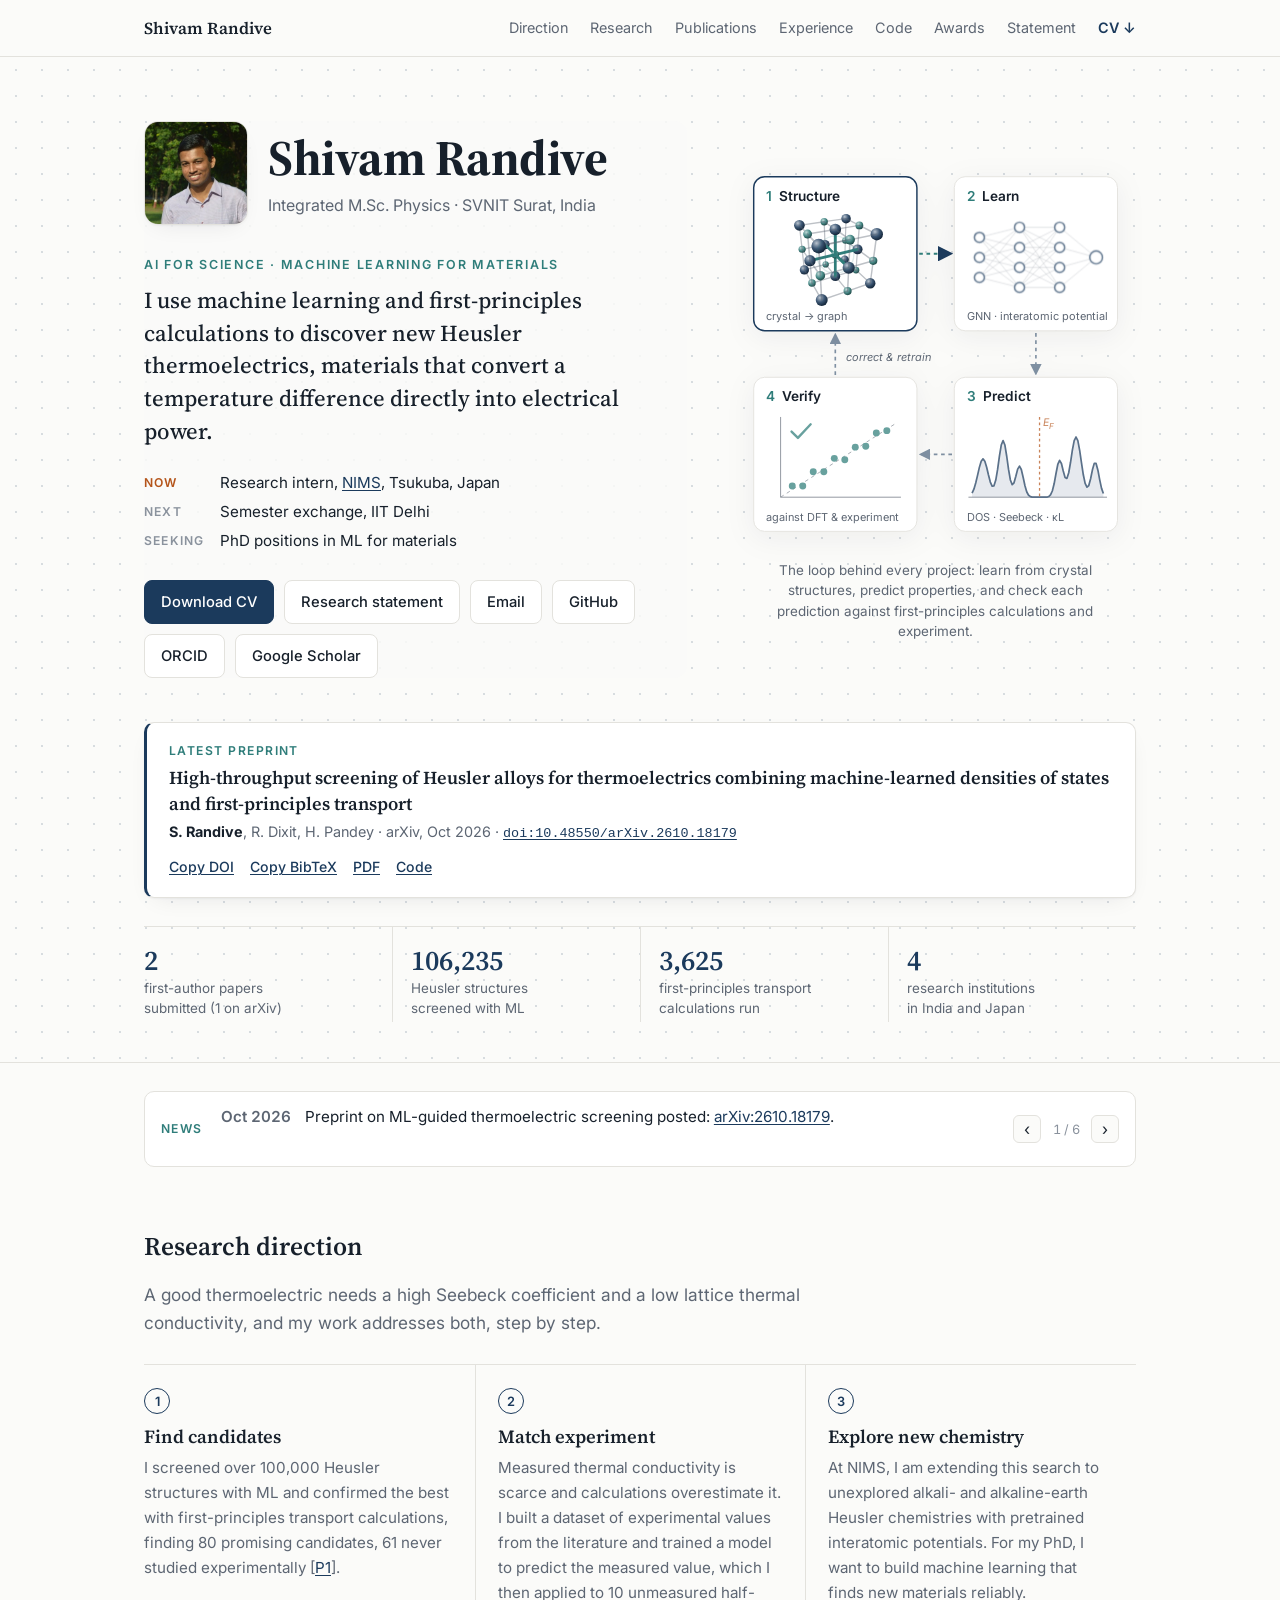
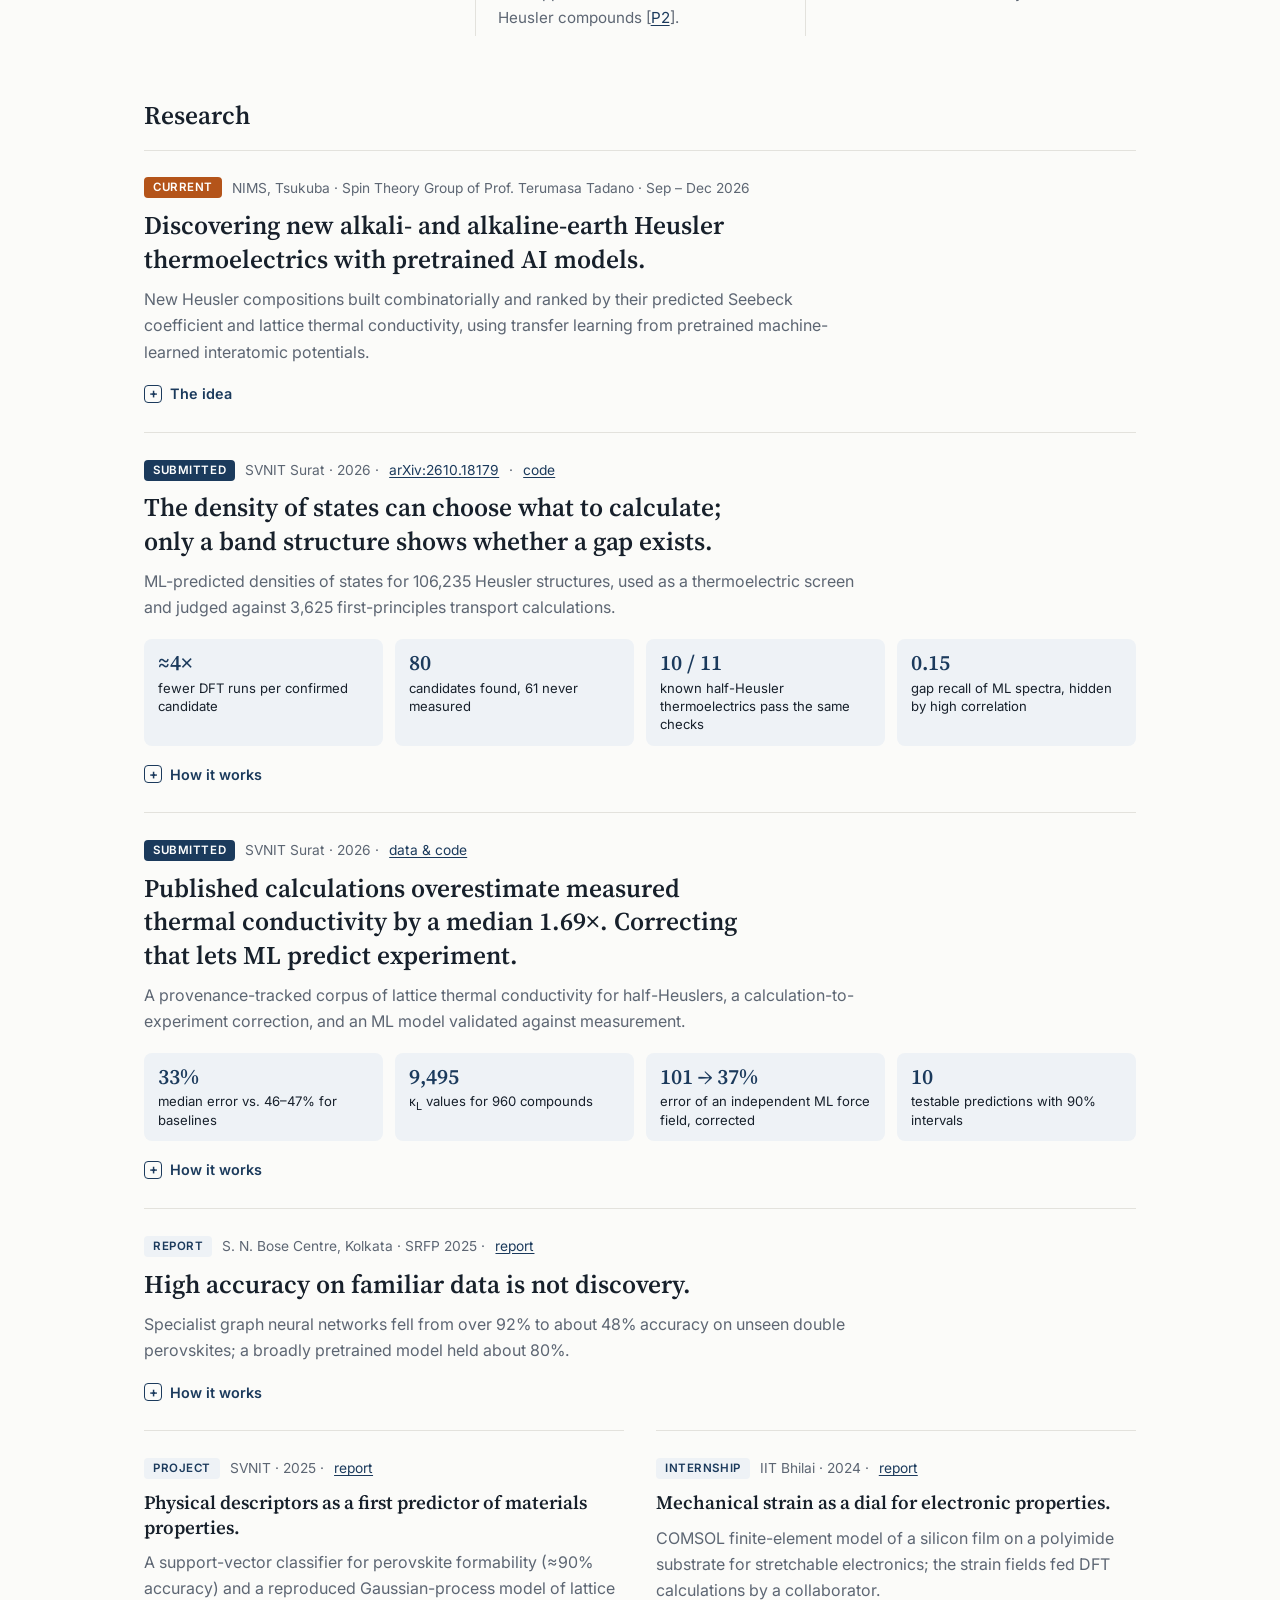
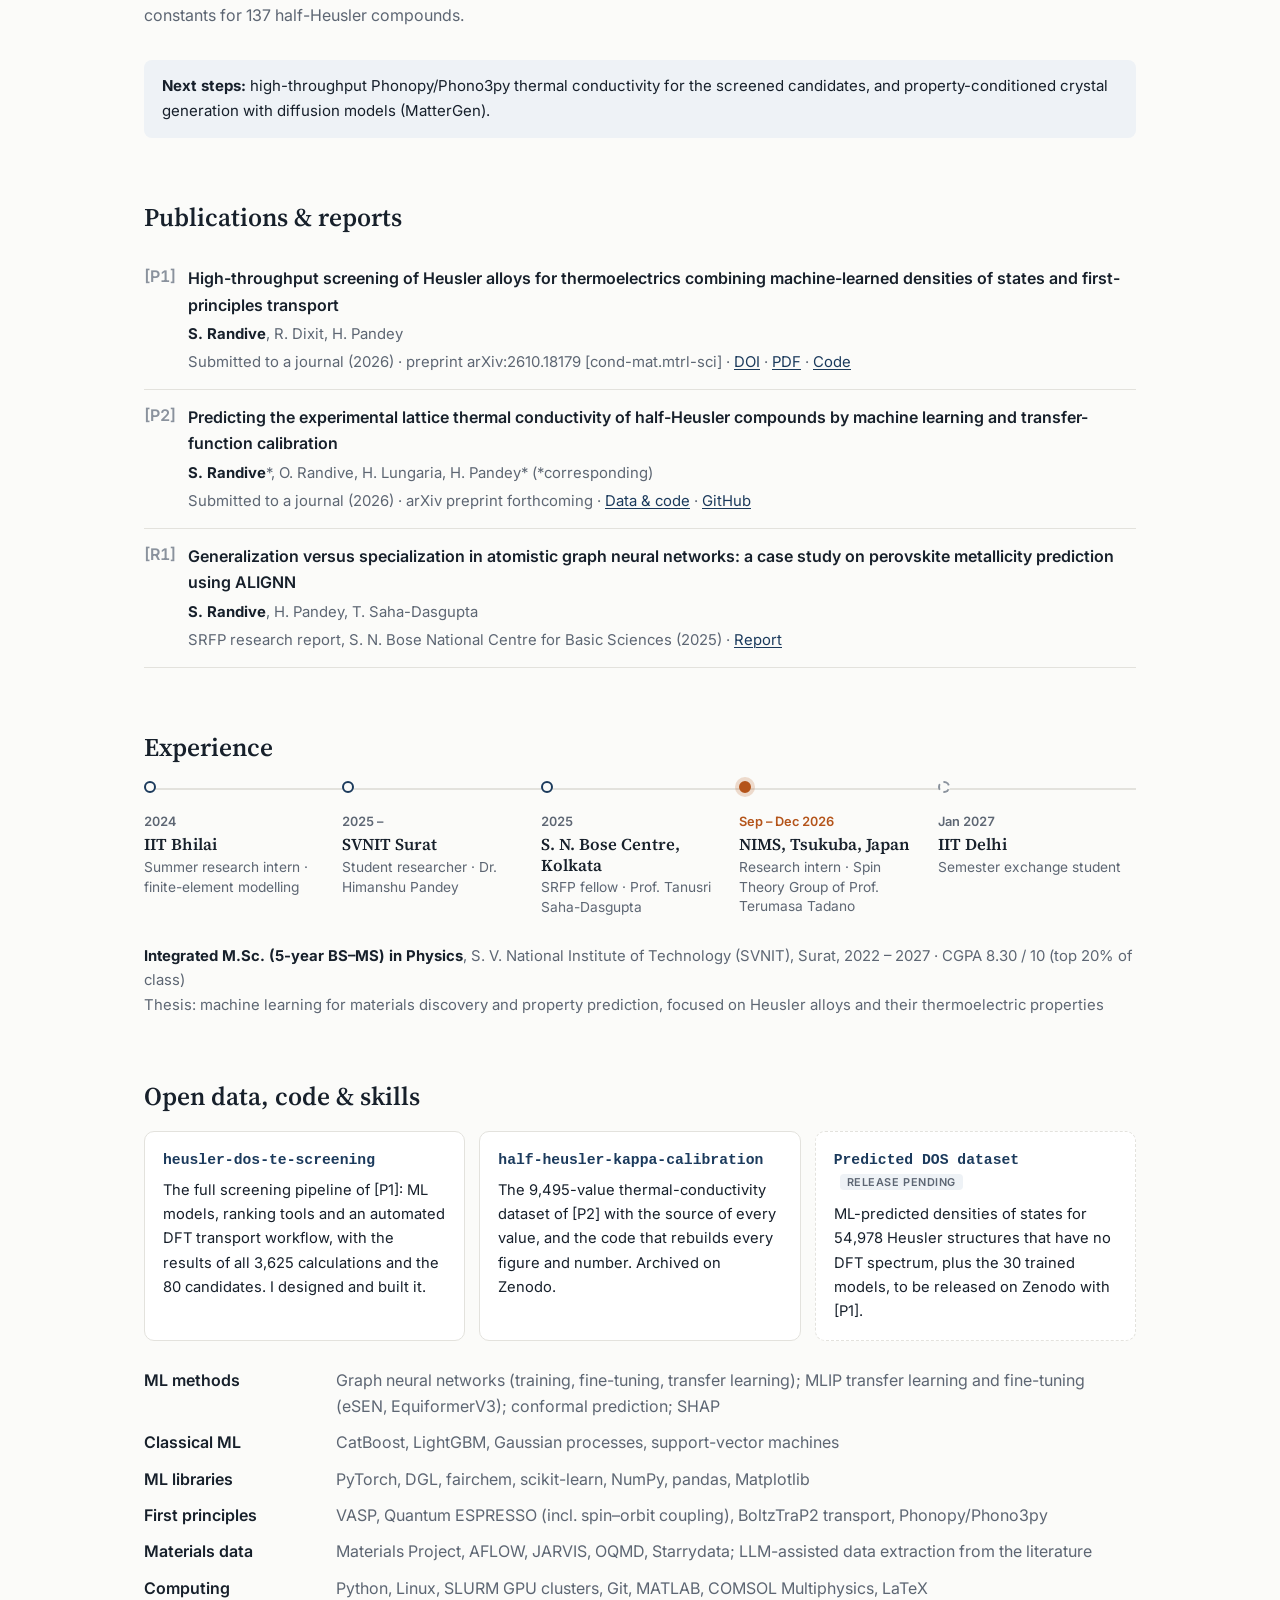
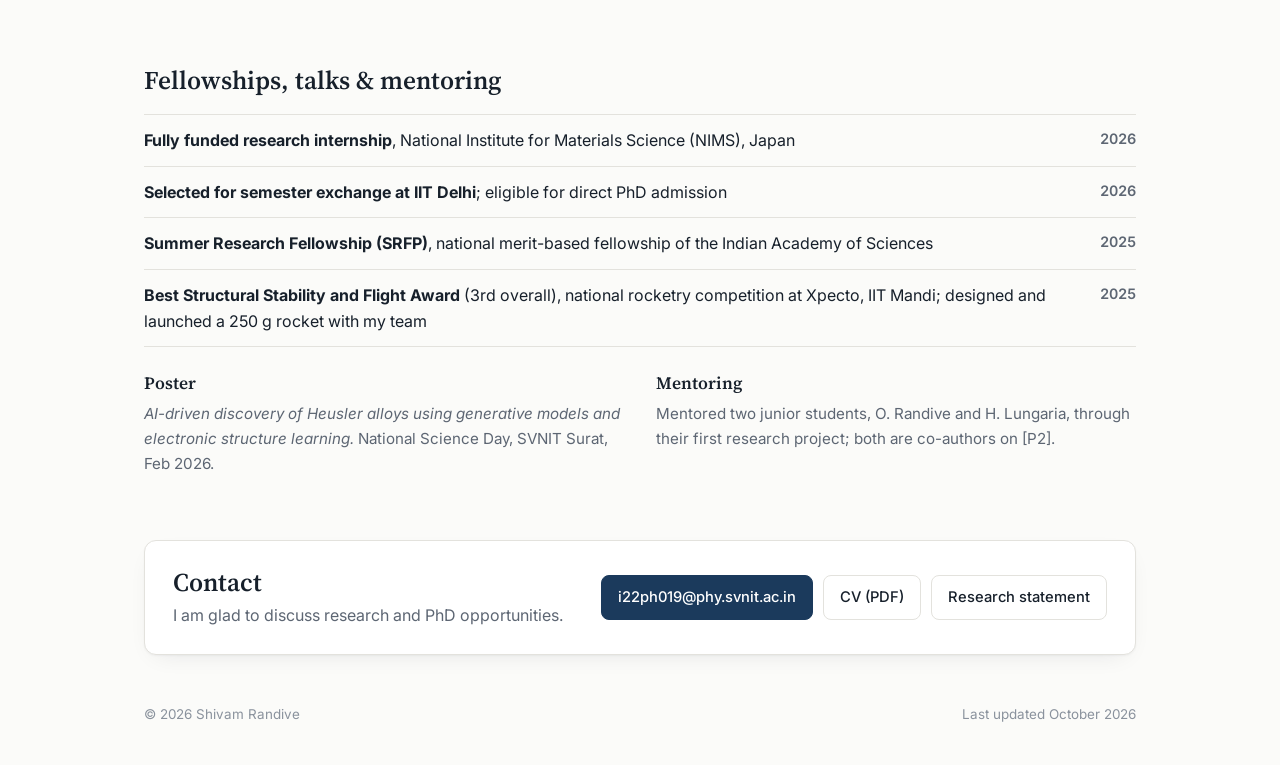
<file: index.html>
<!doctype html>
<html lang="en">
<head>
  <meta charset="utf-8">
  <meta name="viewport" content="width=device-width, initial-scale=1">
  <title>Shivam Randive · Machine Learning for Materials</title>
  <meta name="description" content="Shivam Randive: Integrated M.Sc. Physics student at SVNIT Surat and research intern at NIMS, Tsukuba. Machine learning for materials prediction, tested against first-principles calculations and experiment.">
  <meta name="author" content="Shivam Randive">
  <meta property="og:title" content="Shivam Randive · Machine Learning for Materials">
  <meta property="og:description" content="Graph neural networks, machine-learned interatomic potentials and high-throughput DFT for thermoelectric materials.">
  <meta property="og:type" content="profile">
  <meta property="og:url" content="https://shivamrandive747.github.io/">
  <meta property="og:image" content="https://shivamrandive747.github.io/assets/heusler-screening-overview.png">
  <link rel="icon" href="data:image/svg+xml,%3Csvg xmlns='http://www.w3.org/2000/svg' viewBox='0 0 64 64'%3E%3Crect width='64' height='64' rx='12' fill='%231B3A5C'/%3E%3Ctext x='32' y='42' font-family='Georgia,serif' font-size='28' font-weight='700' fill='white' text-anchor='middle'%3ESR%3C/text%3E%3C/svg%3E">
  <link rel="preconnect" href="https://fonts.googleapis.com">
  <link rel="preconnect" href="https://fonts.gstatic.com" crossorigin>
  <link href="https://fonts.googleapis.com/css2?family=Inter:wght@400;500;600&family=Source+Serif+4:opsz,wght@8..60,500;8..60,600;8..60,700&display=swap" rel="stylesheet">
  <link rel="stylesheet" href="style.css">
  <script type="application/ld+json">
  {
    "@context": "https://schema.org",
    "@type": "Person",
    "name": "Shivam Randive",
    "url": "https://shivamrandive747.github.io/",
    "image": "https://shivamrandive747.github.io/assets/photo.jpg",
    "email": "mailto:i22ph019@phy.svnit.ac.in",
    "affiliation": [
      {"@type": "CollegeOrUniversity", "name": "Sardar Vallabhbhai National Institute of Technology, Surat"},
      {"@type": "ResearchOrganization", "name": "National Institute for Materials Science (NIMS), Tsukuba"}
    ],
    "knowsAbout": ["Machine learning for materials", "Graph neural networks", "Machine-learned interatomic potentials", "Density functional theory", "Thermoelectric materials"],
    "sameAs": ["https://github.com/Shivamrandive747", "https://orcid.org/0009-0005-1403-4484", "https://scholar.google.com/citations?user=g3rGf_MAAAAJ"]
  }
  </script>
</head>
<body>

<header class="nav">
  <div class="wrap nav-inner">
    <a class="brand" href="#top">Shivam Randive</a>
    <nav>
      <a href="#direction">Direction</a>
      <a href="#research">Research</a>
      <a href="#publications">Publications</a>
      <a href="#journey">Experience</a>
      <a href="#skills">Code</a>
      <a href="#awards">Awards</a>
      <a href="statement.html">Statement</a>
      <a href="assets/Shivam_Randive_CV.pdf" class="nav-cv">CV ↓</a>
    </nav>
  </div>
</header>

<main id="top">

  <!-- ============================== HERO ============================== -->
  <section class="hero">
    <div class="wrap hero-grid">
      <div class="hero-text">
        <div class="id">
          <img class="photo" src="assets/photo.jpg" alt="Portrait of Shivam Randive" width="600" height="600">
          <div>
            <h1>Shivam Randive</h1>
            <p class="affil">Integrated M.Sc. Physics · SVNIT Surat, India</p>
          </div>
        </div>

        <p class="kicker">AI for science · machine learning for materials</p>
        <p class="statement">I use machine learning and first-principles calculations to discover new Heusler
          thermoelectrics, materials that convert a temperature difference directly into electrical power.</p>

        <dl class="status">
          <div><dt>Now</dt><dd>Research intern, <a href="https://www.nims.go.jp/eng/">NIMS</a>, Tsukuba, Japan</dd></div>
          <div><dt>Next</dt><dd>Semester exchange, IIT Delhi</dd></div>
          <div><dt>Seeking</dt><dd>PhD positions in ML for materials</dd></div>
        </dl>

        <div class="buttons">
          <a class="btn primary" href="assets/Shivam_Randive_CV.pdf">Download CV</a>
          <a class="btn" href="statement.html">Research statement</a>
          <a class="btn" href="mailto:i22ph019@phy.svnit.ac.in">Email</a>
          <a class="btn" href="https://github.com/Shivamrandive747">GitHub</a>
          <a class="btn" href="https://orcid.org/0009-0005-1403-4484">ORCID</a>
          <a class="btn" href="https://scholar.google.com/citations?user=g3rGf_MAAAAJ">Google Scholar</a>
        </div>
      </div>

      <figure class="loop">
        <svg class="loop-svg" viewBox="0 0 440 430" role="img" aria-labelledby="loop-title"><title id="loop-title">The machine-learning-for-materials loop: crystal structures become graphs, neural networks learn from them, predict properties such as the density of states, Seebeck coefficient and lattice thermal conductivity, and every prediction is verified against DFT and experiment, which corrects and retrains the model.</title><defs><marker id="loop-arrow" viewBox="0 0 10 10" refX="8" refY="5" markerWidth="7" markerHeight="7" orient="auto-start-reverse"><path d="M0,0 L10,5 L0,10 z" style="fill:var(--accent)"/></marker></defs><g transform="translate(20,20)"><rect x=".5" y=".5" width="179" height="169" rx="12" style="fill:var(--surface); stroke:var(--line)"/><text x="14" y="27" style="font-family:var(--sans); font-size:15px; font-weight:600; fill:var(--text)"><tspan style="fill:var(--accent-2)">1</tspan>  Structure</text><text x="14" y="158" style="font-family:var(--sans); font-size:12px; fill:var(--muted)">crystal → graph</text><line x1="30" y1="54" x2="60" y2="54" style="stroke:var(--muted); stroke-width:1; opacity:0.45"/><line x1="30" y1="54" x2="30" y2="80" style="stroke:var(--muted); stroke-width:1; opacity:0.45"/><line x1="30" y1="80" x2="60" y2="80" style="stroke:var(--muted); stroke-width:1; opacity:0.45"/><line x1="30" y1="80" x2="30" y2="106" style="stroke:var(--muted); stroke-width:1; opacity:0.45"/><line x1="30" y1="106" x2="60" y2="106" style="stroke:var(--muted); stroke-width:1; opacity:0.45"/><line x1="30" y1="106" x2="30" y2="132" style="stroke:var(--muted); stroke-width:1; opacity:0.45"/><line x1="30" y1="132" x2="60" y2="132" style="stroke:var(--muted); stroke-width:1; opacity:0.45"/><line x1="60" y1="54" x2="90" y2="54" style="stroke:var(--muted); stroke-width:1; opacity:0.45"/><line x1="60" y1="54" x2="60" y2="80" style="stroke:var(--muted); stroke-width:1; opacity:0.45"/><line x1="60" y1="80" x2="90" y2="80" style="stroke:var(--accent); stroke-width:2.2"/><line x1="60" y1="80" x2="60" y2="106" style="stroke:var(--muted); stroke-width:1; opacity:0.45"/><line x1="60" y1="106" x2="90" y2="106" style="stroke:var(--muted); stroke-width:1; opacity:0.45"/><line x1="60" y1="106" x2="60" y2="132" style="stroke:var(--muted); stroke-width:1; opacity:0.45"/><line x1="60" y1="132" x2="90" y2="132" style="stroke:var(--muted); stroke-width:1; opacity:0.45"/><line x1="90" y1="54" x2="120" y2="54" style="stroke:var(--muted); stroke-width:1; opacity:0.45"/><line x1="90" y1="54" x2="90" y2="80" style="stroke:var(--accent); stroke-width:2.2"/><line x1="90" y1="80" x2="120" y2="80" style="stroke:var(--accent); stroke-width:2.2"/><line x1="90" y1="80" x2="90" y2="106" style="stroke:var(--accent); stroke-width:2.2"/><line x1="90" y1="106" x2="120" y2="106" style="stroke:var(--muted); stroke-width:1; opacity:0.45"/><line x1="90" y1="106" x2="90" y2="132" style="stroke:var(--muted); stroke-width:1; opacity:0.45"/><line x1="90" y1="132" x2="120" y2="132" style="stroke:var(--muted); stroke-width:1; opacity:0.45"/><line x1="120" y1="54" x2="150" y2="54" style="stroke:var(--muted); stroke-width:1; opacity:0.45"/><line x1="120" y1="54" x2="120" y2="80" style="stroke:var(--muted); stroke-width:1; opacity:0.45"/><line x1="120" y1="80" x2="150" y2="80" style="stroke:var(--muted); stroke-width:1; opacity:0.45"/><line x1="120" y1="80" x2="120" y2="106" style="stroke:var(--muted); stroke-width:1; opacity:0.45"/><line x1="120" y1="106" x2="150" y2="106" style="stroke:var(--muted); stroke-width:1; opacity:0.45"/><line x1="120" y1="106" x2="120" y2="132" style="stroke:var(--muted); stroke-width:1; opacity:0.45"/><line x1="120" y1="132" x2="150" y2="132" style="stroke:var(--muted); stroke-width:1; opacity:0.45"/><line x1="150" y1="54" x2="150" y2="80" style="stroke:var(--muted); stroke-width:1; opacity:0.45"/><line x1="150" y1="80" x2="150" y2="106" style="stroke:var(--muted); stroke-width:1; opacity:0.45"/><line x1="150" y1="106" x2="150" y2="132" style="stroke:var(--muted); stroke-width:1; opacity:0.45"/><circle cx="90" cy="80" r="12" style="fill:none; stroke:var(--accent-2); stroke-width:1.5; stroke-dasharray:3 3"/><circle cx="30" cy="54" r="6.5" style="fill:var(--accent)"/><circle cx="30" cy="80" r="4.5" style="fill:var(--accent-2)"/><circle cx="30" cy="106" r="6.5" style="fill:var(--accent)"/><circle cx="30" cy="132" r="4.5" style="fill:var(--accent-2)"/><circle cx="60" cy="54" r="4.5" style="fill:var(--accent-2)"/><circle cx="60" cy="80" r="6.5" style="fill:var(--accent)"/><circle cx="60" cy="106" r="4.5" style="fill:var(--accent-2)"/><circle cx="60" cy="132" r="6.5" style="fill:var(--accent)"/><circle cx="90" cy="54" r="6.5" style="fill:var(--accent)"/><circle cx="90" cy="80" r="4.5" style="fill:var(--accent-2)"/><circle cx="90" cy="106" r="6.5" style="fill:var(--accent)"/><circle cx="90" cy="132" r="4.5" style="fill:var(--accent-2)"/><circle cx="120" cy="54" r="4.5" style="fill:var(--accent-2)"/><circle cx="120" cy="80" r="6.5" style="fill:var(--accent)"/><circle cx="120" cy="106" r="4.5" style="fill:var(--accent-2)"/><circle cx="120" cy="132" r="6.5" style="fill:var(--accent)"/><circle cx="150" cy="54" r="6.5" style="fill:var(--accent)"/><circle cx="150" cy="80" r="4.5" style="fill:var(--accent-2)"/><circle cx="150" cy="106" r="6.5" style="fill:var(--accent)"/><circle cx="150" cy="132" r="4.5" style="fill:var(--accent-2)"/></g><g transform="translate(240,20)"><rect x=".5" y=".5" width="179" height="169" rx="12" style="fill:var(--surface); stroke:var(--line)"/><text x="14" y="27" style="font-family:var(--sans); font-size:15px; font-weight:600; fill:var(--text)"><tspan style="fill:var(--accent-2)">2</tspan>  Learn</text><text x="14" y="158" style="font-family:var(--sans); font-size:12px; fill:var(--muted)">GNN · interatomic potential</text><line x1="26" y1="63" x2="70" y2="53" style="stroke:var(--muted); stroke-width:1; opacity:0.3"/><line x1="26" y1="63" x2="70" y2="73" style="stroke:var(--muted); stroke-width:1; opacity:0.3"/><line x1="26" y1="63" x2="70" y2="93" style="stroke:var(--muted); stroke-width:1; opacity:0.3"/><line x1="26" y1="63" x2="70" y2="113" style="stroke:var(--muted); stroke-width:1; opacity:0.3"/><line x1="26" y1="63" x2="70" y2="133" style="stroke:var(--muted); stroke-width:1; opacity:0.3"/><line x1="26" y1="83" x2="70" y2="53" style="stroke:var(--muted); stroke-width:1; opacity:0.3"/><line x1="26" y1="83" x2="70" y2="73" style="stroke:var(--muted); stroke-width:1; opacity:0.3"/><line x1="26" y1="83" x2="70" y2="93" style="stroke:var(--muted); stroke-width:1; opacity:0.3"/><line class="pulse" x1="26" y1="83" x2="70" y2="93" style="stroke:var(--accent); stroke-width:2"/><line x1="26" y1="83" x2="70" y2="113" style="stroke:var(--muted); stroke-width:1; opacity:0.3"/><line x1="26" y1="83" x2="70" y2="133" style="stroke:var(--muted); stroke-width:1; opacity:0.3"/><line x1="26" y1="103" x2="70" y2="53" style="stroke:var(--muted); stroke-width:1; opacity:0.3"/><line x1="26" y1="103" x2="70" y2="73" style="stroke:var(--muted); stroke-width:1; opacity:0.3"/><line x1="26" y1="103" x2="70" y2="93" style="stroke:var(--muted); stroke-width:1; opacity:0.3"/><line x1="26" y1="103" x2="70" y2="113" style="stroke:var(--muted); stroke-width:1; opacity:0.3"/><line x1="26" y1="103" x2="70" y2="133" style="stroke:var(--muted); stroke-width:1; opacity:0.3"/><line x1="26" y1="123" x2="70" y2="53" style="stroke:var(--muted); stroke-width:1; opacity:0.3"/><line x1="26" y1="123" x2="70" y2="73" style="stroke:var(--muted); stroke-width:1; opacity:0.3"/><line x1="26" y1="123" x2="70" y2="93" style="stroke:var(--muted); stroke-width:1; opacity:0.3"/><line x1="26" y1="123" x2="70" y2="113" style="stroke:var(--muted); stroke-width:1; opacity:0.3"/><line class="pulse" x1="26" y1="123" x2="70" y2="113" style="stroke:var(--accent); stroke-width:2"/><line x1="26" y1="123" x2="70" y2="133" style="stroke:var(--muted); stroke-width:1; opacity:0.3"/><line x1="70" y1="53" x2="114" y2="63" style="stroke:var(--muted); stroke-width:1; opacity:0.3"/><line x1="70" y1="53" x2="114" y2="83" style="stroke:var(--muted); stroke-width:1; opacity:0.3"/><line x1="70" y1="53" x2="114" y2="103" style="stroke:var(--muted); stroke-width:1; opacity:0.3"/><line x1="70" y1="53" x2="114" y2="123" style="stroke:var(--muted); stroke-width:1; opacity:0.3"/><line x1="70" y1="73" x2="114" y2="63" style="stroke:var(--muted); stroke-width:1; opacity:0.3"/><line x1="70" y1="73" x2="114" y2="83" style="stroke:var(--muted); stroke-width:1; opacity:0.3"/><line x1="70" y1="73" x2="114" y2="103" style="stroke:var(--muted); stroke-width:1; opacity:0.3"/><line x1="70" y1="73" x2="114" y2="123" style="stroke:var(--muted); stroke-width:1; opacity:0.3"/><line x1="70" y1="93" x2="114" y2="63" style="stroke:var(--muted); stroke-width:1; opacity:0.3"/><line x1="70" y1="93" x2="114" y2="83" style="stroke:var(--muted); stroke-width:1; opacity:0.3"/><line class="pulse" x1="70" y1="93" x2="114" y2="83" style="stroke:var(--accent); stroke-width:2"/><line x1="70" y1="93" x2="114" y2="103" style="stroke:var(--muted); stroke-width:1; opacity:0.3"/><line x1="70" y1="93" x2="114" y2="123" style="stroke:var(--muted); stroke-width:1; opacity:0.3"/><line x1="70" y1="113" x2="114" y2="63" style="stroke:var(--muted); stroke-width:1; opacity:0.3"/><line x1="70" y1="113" x2="114" y2="83" style="stroke:var(--muted); stroke-width:1; opacity:0.3"/><line x1="70" y1="113" x2="114" y2="103" style="stroke:var(--muted); stroke-width:1; opacity:0.3"/><line x1="70" y1="113" x2="114" y2="123" style="stroke:var(--muted); stroke-width:1; opacity:0.3"/><line x1="70" y1="133" x2="114" y2="63" style="stroke:var(--muted); stroke-width:1; opacity:0.3"/><line x1="70" y1="133" x2="114" y2="83" style="stroke:var(--muted); stroke-width:1; opacity:0.3"/><line x1="70" y1="133" x2="114" y2="103" style="stroke:var(--muted); stroke-width:1; opacity:0.3"/><line x1="70" y1="133" x2="114" y2="123" style="stroke:var(--muted); stroke-width:1; opacity:0.3"/><line class="pulse" x1="70" y1="133" x2="114" y2="123" style="stroke:var(--accent); stroke-width:2"/><line x1="114" y1="63" x2="156" y2="93" style="stroke:var(--muted); stroke-width:1; opacity:0.3"/><line class="pulse" x1="114" y1="63" x2="156" y2="93" style="stroke:var(--accent); stroke-width:2"/><line x1="114" y1="83" x2="156" y2="93" style="stroke:var(--muted); stroke-width:1; opacity:0.3"/><line x1="114" y1="103" x2="156" y2="93" style="stroke:var(--muted); stroke-width:1; opacity:0.3"/><line x1="114" y1="123" x2="156" y2="93" style="stroke:var(--muted); stroke-width:1; opacity:0.3"/><circle cx="26" cy="63" r="5.5" style="fill:var(--surface); stroke:var(--accent); stroke-width:1.6"/><circle cx="26" cy="83" r="5.5" style="fill:var(--surface); stroke:var(--accent); stroke-width:1.6"/><circle cx="26" cy="103" r="5.5" style="fill:var(--surface); stroke:var(--accent); stroke-width:1.6"/><circle cx="26" cy="123" r="5.5" style="fill:var(--surface); stroke:var(--accent); stroke-width:1.6"/><circle cx="70" cy="53" r="5.5" style="fill:var(--surface); stroke:var(--accent); stroke-width:1.6"/><circle cx="70" cy="73" r="5.5" style="fill:var(--surface); stroke:var(--accent); stroke-width:1.6"/><circle cx="70" cy="93" r="5.5" style="fill:var(--surface); stroke:var(--accent); stroke-width:1.6"/><circle cx="70" cy="113" r="5.5" style="fill:var(--surface); stroke:var(--accent); stroke-width:1.6"/><circle cx="70" cy="133" r="5.5" style="fill:var(--surface); stroke:var(--accent); stroke-width:1.6"/><circle cx="114" cy="63" r="5.5" style="fill:var(--surface); stroke:var(--accent); stroke-width:1.6"/><circle cx="114" cy="83" r="5.5" style="fill:var(--surface); stroke:var(--accent); stroke-width:1.6"/><circle cx="114" cy="103" r="5.5" style="fill:var(--surface); stroke:var(--accent); stroke-width:1.6"/><circle cx="114" cy="123" r="5.5" style="fill:var(--surface); stroke:var(--accent); stroke-width:1.6"/><circle cx="156" cy="93" r="7" style="fill:var(--accent); stroke:var(--accent); stroke-width:1.6"/></g><g transform="translate(240,240)"><rect x=".5" y=".5" width="179" height="169" rx="12" style="fill:var(--surface); stroke:var(--line)"/><text x="14" y="27" style="font-family:var(--sans); font-size:15px; font-weight:600; fill:var(--text)"><tspan style="fill:var(--accent-2)">3</tspan>  Predict</text><text x="14" y="158" style="font-family:var(--sans); font-size:12px; fill:var(--muted)">DOS · Seebeck · κL</text><path d="M20,127.6 L22,123.2 L24,116.5 L26,108.1 L28,99.3 L30,92.5 L32,90.0 L34,92.5 L36,99.2 L38,107.7 L40,115.4 L42,119.9 L44,119.5 L46,113.2 L48,101.5 L50,87.0 L52,74.8 L54,70.0 L56,74.8 L58,87.1 L60,101.6 L62,113.1 L64,118.2 L66,116.2 L68,109.1 L70,101.2 L72,97.9 L74,101.6 L76,110.2 L78,119.5 L80,126.3 L82,129.9 L84,131.4 L86,132.0 L88,132.0 L90,132.0 L92,132.0 L94,132.0 L96,132.0 L98,132.0 L100,132.0 L102,132.0 L104,131.3 L106,129.5 L108,125.2 L110,117.3 L112,106.3 L114,96.1 L116,91.6 L118,95.0 L120,103.3 L122,110.3 L124,111.4 L126,105.2 L128,93.7 L130,80.4 L132,70.0 L134,66.0 L136,70.0 L138,80.6 L140,94.3 L142,107.4 L144,116.8 L146,121.0 L148,119.2 L150,111.8 L152,102.0 L154,94.9 L156,95.0 L158,102.4 L160,113.0 L162,122.3 L164,128.0 L164,132 L20,132 Z" style="fill:var(--accent); opacity:0.14"/><path d="M20,127.6 L22,123.2 L24,116.5 L26,108.1 L28,99.3 L30,92.5 L32,90.0 L34,92.5 L36,99.2 L38,107.7 L40,115.4 L42,119.9 L44,119.5 L46,113.2 L48,101.5 L50,87.0 L52,74.8 L54,70.0 L56,74.8 L58,87.1 L60,101.6 L62,113.1 L64,118.2 L66,116.2 L68,109.1 L70,101.2 L72,97.9 L74,101.6 L76,110.2 L78,119.5 L80,126.3 L82,129.9 L84,131.4 L86,132.0 L88,132.0 L90,132.0 L92,132.0 L94,132.0 L96,132.0 L98,132.0 L100,132.0 L102,132.0 L104,131.3 L106,129.5 L108,125.2 L110,117.3 L112,106.3 L114,96.1 L116,91.6 L118,95.0 L120,103.3 L122,110.3 L124,111.4 L126,105.2 L128,93.7 L130,80.4 L132,70.0 L134,66.0 L136,70.0 L138,80.6 L140,94.3 L142,107.4 L144,116.8 L146,121.0 L148,119.2 L150,111.8 L152,102.0 L154,94.9 L156,95.0 L158,102.4 L160,113.0 L162,122.3 L164,128.0" style="fill:none; stroke:var(--accent); stroke-width:1.8; stroke-linejoin:round"/><line x1="16" y1="132" x2="168" y2="132" style="stroke:var(--muted); stroke-width:1"/><line x1="94" y1="46" x2="94" y2="132" style="stroke:var(--now); stroke-width:1.4; stroke-dasharray:3 3"/><text x="98" y="56" style="fill:var(--now); font-family:var(--sans); font-size:11.5px; font-style:italic">E<tspan dy="3" style="font-size:9px">F</tspan></text></g><g transform="translate(20,240)"><rect x=".5" y=".5" width="179" height="169" rx="12" style="fill:var(--surface); stroke:var(--line)"/><text x="14" y="27" style="font-family:var(--sans); font-size:15px; font-weight:600; fill:var(--text)"><tspan style="fill:var(--accent-2)">4</tspan>  Verify</text><text x="14" y="158" style="font-family:var(--sans); font-size:12px; fill:var(--muted)">against DFT &amp; experiment</text><path d="M30,46 L30,132 L162,132" style="fill:none; stroke:var(--muted); stroke-width:1"/><line x1="30" y1="132" x2="158" y2="50" style="stroke:var(--muted); stroke-width:1; stroke-dasharray:4 4; opacity:0.8"/><circle cx="42.8" cy="119.7" r="3.8" style="fill:var(--accent-2); opacity:0.9"/><circle cx="53.0" cy="120.5" r="3.8" style="fill:var(--accent-2); opacity:0.9"/><circle cx="64.6" cy="104.9" r="3.8" style="fill:var(--accent-2); opacity:0.9"/><circle cx="74.8" cy="104.9" r="3.8" style="fill:var(--accent-2); opacity:0.9"/><circle cx="83.8" cy="91.8" r="3.8" style="fill:var(--accent-2); opacity:0.9"/><circle cx="94.0" cy="95.1" r="3.8" style="fill:var(--accent-2); opacity:0.9"/><circle cx="103.0" cy="82.8" r="3.8" style="fill:var(--accent-2); opacity:0.9"/><circle cx="111.9" cy="84.4" r="3.8" style="fill:var(--accent-2); opacity:0.9"/><circle cx="122.2" cy="69.7" r="3.8" style="fill:var(--accent-2); opacity:0.9"/><circle cx="132.4" cy="68.9" r="3.8" style="fill:var(--accent-2); opacity:0.9"/><circle cx="142.6" cy="55.7" r="3.8" style="fill:var(--accent-2); opacity:0.9"/><circle cx="150.3" cy="56.6" r="3.8" style="fill:var(--accent-2); opacity:0.9"/></g><path class="flow" d="M202,105 L236,105" style="fill:none; stroke:var(--accent); stroke-width:1.8" marker-end="url(#loop-arrow)"/><path class="flow" d="M330,192 L330,236" style="fill:none; stroke:var(--accent); stroke-width:1.8" marker-end="url(#loop-arrow)"/><path class="flow" d="M238,325 L204,325" style="fill:none; stroke:var(--accent); stroke-width:1.8" marker-end="url(#loop-arrow)"/><path class="flow" d="M110,238 L110,194" style="fill:none; stroke:var(--accent); stroke-width:1.8" marker-end="url(#loop-arrow)"/><text x="122" y="223" style="font-family:var(--sans); font-size:12px; font-style:italic; fill:var(--muted)">correct &amp; retrain</text></svg>
        <figcaption>The loop behind every project: learn from crystal structures, predict properties, and
          check each prediction against first-principles calculations and experiment.</figcaption>
      </figure>
    </div>

    <!-- latest preprint -->
    <div class="wrap">
      <div class="latest">
        <span class="latest-label">Latest preprint</span>
        <a class="latest-title" href="https://doi.org/10.48550/arXiv.2610.18179">High-throughput screening of Heusler alloys
          for thermoelectrics combining machine-learned densities of states and first-principles transport</a>
        <span class="latest-meta"><b>S. Randive</b>, R. Dixit, H. Pandey · arXiv, Oct 2026 ·
          <a class="doi" href="https://doi.org/10.48550/arXiv.2610.18179">doi:10.48550/arXiv.2610.18179</a></span>
        <span class="latest-actions">
          <button type="button" class="link-btn" data-copy="doi">Copy DOI</button>
          <button type="button" class="link-btn" data-copy="bibtex">Copy BibTeX</button>
          <a href="https://arxiv.org/pdf/2610.18179">PDF</a>
          <a href="https://github.com/yednaph/heusler-dos-te-screening">Code</a>
          <span class="copied" role="status" aria-live="polite"></span>
        </span>
      </div>

      <div class="figures">
        <div><b>2</b><span>first-author papers<br>submitted (1 on arXiv)</span></div>
        <div><b>106,235</b><span>Heusler structures<br>screened with ML</span></div>
        <div><b>3,625</b><span>first-principles transport<br>calculations run</span></div>
        <div><b>4</b><span>research institutions<br>in India and Japan</span></div>
      </div>
    </div>
  </section>

  <!-- ============================== NEWS ============================== -->
  <section class="wrap section news-section" id="news" aria-label="News">
    <div class="news">
      <span class="news-label">News</span>
      <div class="carousel" aria-roledescription="carousel" aria-live="off">
        <div class="track">
          <p class="slide"><time>Oct 2026</time>Preprint on ML-guided thermoelectric screening posted:
            <a href="https://doi.org/10.48550/arXiv.2610.18179">arXiv:2610.18179</a>.</p>
          <p class="slide"><time>Oct 2026</time>Code and data for the thermal-conductivity calibration paper released on
            <a href="https://doi.org/10.5281/zenodo.23333947">Zenodo</a>.</p>
          <p class="slide"><time>Sep 2026</time>Started a fully funded research internship in the Spin Theory Group of
            Prof. Terumasa Tadano at NIMS, Tsukuba.</p>
          <p class="slide"><time>Jan 2027</time>Selected for a semester exchange at IIT Delhi (upcoming).</p>
          <p class="slide"><time>Feb 2026</time>Poster on AI-driven discovery of Heusler alloys at National Science Day,
            SVNIT Surat.</p>
          <p class="slide"><time>2025</time>Awarded the IASc Summer Research Fellowship (SRFP) at the S. N. Bose
            National Centre for Basic Sciences, Kolkata.</p>
        </div>
      </div>
      <div class="news-nav">
        <button type="button" class="arrow" data-dir="-1" aria-label="Previous news item">‹</button>
        <span class="news-count" aria-hidden="true">1 / 6</span>
        <button type="button" class="arrow" data-dir="1" aria-label="Next news item">›</button>
      </div>
    </div>
  </section>

  <!-- ============================== DIRECTION ============================== -->
  <section class="wrap section" id="direction">
    <h2>Research direction</h2>
    <p class="lead">A good thermoelectric needs a high Seebeck coefficient and a low lattice thermal
      conductivity, and my work addresses both, step by step.</p>
    <ol class="themes">
      <li>
        <span class="theme-n">1</span>
        <h3>Find candidates</h3>
        <p>I screened over 100,000 Heusler structures with ML and confirmed the best with first-principles
          transport calculations, finding 80 promising candidates, 61 never studied experimentally
          [<a href="#publications">P1</a>].</p>
      </li>
      <li>
        <span class="theme-n">2</span>
        <h3>Match experiment</h3>
        <p>Measured thermal conductivity is scarce and calculations overestimate it. I built a dataset of
          experimental values from the literature and trained a model to predict the measured value, which I then
          applied to 10 unmeasured half-Heusler compounds [<a href="#publications">P2</a>].</p>
      </li>
      <li>
        <span class="theme-n">3</span>
        <h3>Explore new chemistry</h3>
        <p>At NIMS, I am extending this search to unexplored alkali- and alkaline-earth Heusler chemistries with
          pretrained interatomic potentials. For my PhD, I want to build machine learning that finds new
          materials reliably.</p>
      </li>
    </ol>
  </section>

  <!-- ============================== RESEARCH ============================== -->
  <section class="wrap section" id="research">
    <h2>Research</h2>

    <!-- NIMS: direction only -->
    <article class="project">
      <p class="project-meta"><span class="tag current">Current</span>NIMS, Tsukuba · Spin Theory Group of Prof. Terumasa Tadano · Sep – Dec 2026</p>
      <h3 class="headline">Discovering new alkali- and alkaline-earth Heusler thermoelectrics with pretrained AI models.</h3>
      <p class="summary">New Heusler compositions built combinatorially and ranked by their predicted Seebeck
        coefficient and lattice thermal conductivity, using transfer learning from pretrained machine-learned
        interatomic potentials.</p>
      <details>
        <summary>The idea</summary>
        <ul>
          <li>Universal machine-learned interatomic potentials (MLIPs) are pretrained on over a hundred million DFT calculations to predict
            energies and forces; to do that, their inner layers must already encode each atom's chemical
            environment.</li>
          <li>The approach: apply frozen transfer learning to these MLIPs on phonon force data, and predict
            lattice thermal conductivity through a Phonopy and Phono3py pipeline.</li>
          <li>Two architectures: eSEN (equivariant convolution) and EquiformerV3 (equivariant attention).</li>
        </ul>
        <p class="note">Work in progress.</p>
      </details>
    </article>

    <!-- Paper 1 -->
    <article class="project">
      <p class="project-meta"><span class="tag">Submitted</span>SVNIT Surat · 2026 ·
        <a href="https://doi.org/10.48550/arXiv.2610.18179">arXiv:2610.18179</a> ·
        <a href="https://github.com/yednaph/heusler-dos-te-screening">code</a></p>
      <h3 class="headline">The density of states can choose what to calculate; only a band structure shows whether a
        gap exists.</h3>
      <p class="summary">ML-predicted densities of states for 106,235 Heusler structures, used as a thermoelectric
        screen and judged against 3,625 first-principles transport calculations.</p>
      <div class="numbers">
        <div><b>≈4×</b><span>fewer DFT runs per confirmed candidate</span></div>
        <div><b>80</b><span>candidates found, 61 never measured</span></div>
        <div><b>10 / 11</b><span>known half-Heusler thermoelectrics pass the same checks</span></div>
        <div><b>0.15</b><span>gap recall of ML spectra, hidden by high correlation</span></div>
      </div>
      <details>
        <summary>How it works</summary>
        <figure class="paper-fig">
          <img src="assets/heusler-screening-overview.png" width="1191" height="690" loading="lazy"
               alt="Workflow: 106,235 DXMag Heusler entries split into a 51,257-entry training set with DFT densities of states and a 54,978-entry prediction set whose densities of states are predicted by ALIGNN.">
          <figcaption>Fig. 1 of the preprint: DFT spectra train the models, which predict spectra for the structures
            that have none; both sets go through the same screen and the same transport checks.</figcaption>
        </figure>
        <ul>
          <li>Trained 30 ALIGNN graph neural networks on 51,257 DFT d-orbital spectra (H100 GPUs); held-out Pearson
            <i>r</i> = 0.90 against 0.49–0.61 for baselines.</li>
          <li>A Seebeck indicator read from the spectrum ranks the compounds; Quantum ESPRESSO + BoltzTraP2
            calculations, including 607 spin–orbit reruns, decide which pass.</li>
          <li>Calculating only the top fifth by the indicator cuts DFT runs per confirmed candidate from about 21 to
            5.5, while keeping three quarters of them.</li>
          <li>Wrote the whole first-principles workflow, including a BoltzTraP2 patch for spin–orbit runs.</li>
        </ul>
      </details>
    </article>

    <!-- Paper 2 -->
    <article class="project">
      <p class="project-meta"><span class="tag">Submitted</span>SVNIT Surat · 2026 ·
        <a href="https://doi.org/10.5281/zenodo.23333947">data &amp; code</a></p>
      <h3 class="headline">Published calculations overestimate measured thermal conductivity by a median 1.69×.
        Correcting that lets ML predict experiment.</h3>
      <p class="summary">A provenance-tracked corpus of lattice thermal conductivity for half-Heuslers, a
        calculation-to-experiment correction, and an ML model validated against measurement.</p>
      <div class="numbers">
        <div><b>33%</b><span>median error vs. 46–47% for baselines</span></div>
        <div><b>9,495</b><span>κ<sub>L</sub> values for 960 compounds</span></div>
        <div><b>101 → 37%</b><span>error of an independent ML force field, corrected</span></div>
        <div><b>10</b><span>testable predictions with 90% intervals</span></div>
      </div>
      <details>
        <summary>How it works</summary>
        <ul>
          <li>Built the corpus from five databases and the literature, including 1,178 multimodal-LLM (Gemini 2.5)
            extractions, each gated by physical checks.</li>
          <li>Showed that published calculations exceed measurement in 29 of 34 half-Heuslers; a two-parameter
            transfer function corrects it.</li>
          <li>CatBoost surrogate plus correction, validated with each chemistry withheld from training, for cubic
            18-electron compounds; the typical error matches the spread between two laboratories.</li>
        </ul>
      </details>
    </article>

    <!-- SRFP -->
    <article class="project">
      <p class="project-meta"><span class="tag muted">Report</span>S. N. Bose Centre, Kolkata · SRFP 2025 ·
        <a href="https://drive.google.com/file/d/1dD-fT1N9dyx78ICVK90nR-8M5JnDo-rm/view?usp=sharing">report</a></p>
      <h3 class="headline">High accuracy on familiar data is not discovery.</h3>
      <p class="summary">Specialist graph neural networks fell from over 92% to about 48% accuracy on unseen double
        perovskites; a broadly pretrained model held about 80%.</p>
      <details>
        <summary>How it works</summary>
        <ul>
          <li>Built an end-to-end ALIGNN pipeline, from CIF files to atom and line graphs to training and inference.</li>
          <li>Compared a pretrained general model with two specialists on metallicity classification of an
            out-of-distribution set; traced the gap to the breadth of training data.</li>
          <li>Supervised by Prof. Tanusri Saha-Dasgupta.</li>
        </ul>
      </details>
    </article>

    <div class="project-pair">
      <article class="project">
        <p class="project-meta"><span class="tag muted">Project</span>SVNIT · 2025 ·
          <a href="https://drive.google.com/file/d/1rd77ryVKYCl4dzaDe2QpezefqtLPjPC3/view?usp=sharing">report</a></p>
        <h3 class="headline small">Physical descriptors as a first predictor of materials properties.</h3>
        <p class="summary">A support-vector classifier for perovskite formability (≈90% accuracy) and a reproduced
          Gaussian-process model of lattice constants for 137 half-Heusler compounds.</p>
      </article>
      <article class="project">
        <p class="project-meta"><span class="tag muted">Internship</span>IIT Bhilai · 2024 ·
          <a href="https://drive.google.com/file/d/1M_lOCsnlSuaVTfAMZrHsLm-JbuOtV_dY/view?usp=sharing">report</a></p>
        <h3 class="headline small">Mechanical strain as a dial for electronic properties.</h3>
        <p class="summary">COMSOL finite-element model of a silicon film on a polyimide substrate for stretchable
          electronics; the strain fields fed DFT calculations by a collaborator.</p>
      </article>
    </div>

    <p class="next"><b>Next steps:</b> high-throughput Phonopy/Phono3py thermal conductivity for the screened
      candidates, and property-conditioned crystal generation with diffusion models (MatterGen).</p>
  </section>

  <!-- ============================== PUBLICATIONS ============================== -->
  <section class="wrap section" id="publications">
    <h2>Publications &amp; reports</h2>
    <ol class="pubs">
      <li>
        <span class="pub-id">[P1]</span>
        <p class="pub-title">High-throughput screening of Heusler alloys for thermoelectrics combining machine-learned
          densities of states and first-principles transport</p>
        <p class="pub-authors"><b>S. Randive</b>, R. Dixit, H. Pandey</p>
        <p class="pub-venue">Submitted to a journal (2026) · preprint arXiv:2610.18179 [cond-mat.mtrl-sci] ·
          <a href="https://doi.org/10.48550/arXiv.2610.18179">DOI</a> ·
          <a href="https://arxiv.org/pdf/2610.18179">PDF</a> ·
          <a href="https://github.com/yednaph/heusler-dos-te-screening">Code</a></p>
      </li>
      <li>
        <span class="pub-id">[P2]</span>
        <p class="pub-title">Predicting the experimental lattice thermal conductivity of half-Heusler compounds by
          machine learning and transfer-function calibration</p>
        <p class="pub-authors"><b>S. Randive</b>*, O. Randive, H. Lungaria, H. Pandey* <span class="muted">(*corresponding)</span></p>
        <p class="pub-venue">Submitted to a journal (2026) · arXiv preprint forthcoming ·
          <a href="https://doi.org/10.5281/zenodo.23333947">Data &amp; code</a> ·
          <a href="https://github.com/Shivamrandive747/half-heusler-kappa-calibration">GitHub</a></p>
      </li>
      <li>
        <span class="pub-id">[R1]</span>
        <p class="pub-title">Generalization versus specialization in atomistic graph neural networks: a case study on
          perovskite metallicity prediction using ALIGNN</p>
        <p class="pub-authors"><b>S. Randive</b>, H. Pandey, T. Saha-Dasgupta</p>
        <p class="pub-venue">SRFP research report, S. N. Bose National Centre for Basic Sciences (2025) ·
          <a href="https://drive.google.com/file/d/1dD-fT1N9dyx78ICVK90nR-8M5JnDo-rm/view?usp=sharing">Report</a></p>
      </li>
    </ol>
  </section>

  <!-- ============================== EXPERIENCE ============================== -->
  <section class="wrap section" id="journey">
    <h2>Experience</h2>
    <ol class="timeline">
      <li>
        <time>2024</time>
        <h3>IIT Bhilai</h3>
        <p>Summer research intern · finite-element modelling</p>
      </li>
      <li>
        <time>2025 –</time>
        <h3>SVNIT Surat</h3>
        <p>Student researcher · Dr. Himanshu Pandey</p>
      </li>
      <li>
        <time>2025</time>
        <h3>S. N. Bose Centre, Kolkata</h3>
        <p>SRFP fellow · Prof. Tanusri Saha-Dasgupta</p>
      </li>
      <li class="is-now">
        <time>Sep – Dec 2026</time>
        <h3>NIMS, Tsukuba, Japan</h3>
        <p>Research intern · Spin Theory Group of Prof. Terumasa Tadano</p>
      </li>
      <li class="is-next">
        <time>Jan 2027</time>
        <h3>IIT Delhi</h3>
        <p>Semester exchange student</p>
      </li>
    </ol>
    <p class="degree"><b>Integrated M.Sc. (5-year BS–MS) in Physics</b>, S. V. National Institute of
      Technology (SVNIT), Surat, 2022 – 2027 · CGPA 8.30 / 10 (top 20% of class)<br>
      Thesis: machine learning for materials discovery and property prediction, focused on Heusler alloys and their
      thermoelectric properties</p>
  </section>

  <!-- ============================== CODE + SKILLS ============================== -->
  <section class="wrap section" id="skills">
    <h2>Open data, code &amp; skills</h2>
    <div class="repos">
      <a class="repo" href="https://github.com/yednaph/heusler-dos-te-screening">
        <span class="repo-name">heusler-dos-te-screening</span>
        <span>The full screening pipeline of [P1]: ML models, ranking tools and an automated DFT transport
          workflow, with the results of all 3,625 calculations and the 80 candidates. I designed and built it.</span>
      </a>
      <a class="repo" href="https://github.com/Shivamrandive747/half-heusler-kappa-calibration">
        <span class="repo-name">half-heusler-kappa-calibration</span>
        <span>The 9,495-value thermal-conductivity dataset of [P2] with the source of every value, and the code that
          rebuilds every figure and number. Archived on Zenodo.</span>
      </a>
      <div class="repo is-pending">
        <span class="repo-name">Predicted DOS dataset <span class="pending">release pending</span></span>
        <span>ML-predicted densities of states for 54,978 Heusler structures that have no DFT spectrum, plus the 30
          trained models, to be released on Zenodo with [P1].</span>
      </div>
    </div>
    <dl class="skills">
      <dt>ML methods</dt>
      <dd>Graph neural networks (training, fine-tuning, transfer learning); MLIP transfer learning and fine-tuning
        (eSEN, EquiformerV3); conformal prediction; SHAP</dd>
      <dt>Classical ML</dt>
      <dd>CatBoost, LightGBM, Gaussian processes, support-vector machines</dd>
      <dt>ML libraries</dt>
      <dd>PyTorch, DGL, fairchem, scikit-learn, NumPy, pandas, Matplotlib</dd>
      <dt>First principles</dt>
      <dd>VASP, Quantum ESPRESSO (incl. spin–orbit coupling), BoltzTraP2 transport, Phonopy/Phono3py</dd>
      <dt>Materials data</dt>
      <dd>Materials Project, AFLOW, JARVIS, OQMD, Starrydata; LLM-assisted data extraction from the literature</dd>
      <dt>Computing</dt>
      <dd>Python, Linux, SLURM GPU clusters, Git, MATLAB, COMSOL Multiphysics, LaTeX</dd>
    </dl>
  </section>

  <!-- ============================== BEYOND + CONTACT ============================== -->
  <section class="wrap section" id="awards">
    <h2>Fellowships, talks &amp; mentoring</h2>
    <ul class="awards">
      <li><span><b>Fully funded research internship</b>, National Institute for Materials Science (NIMS), Japan</span><time>2026</time></li>
      <li><span><b>Selected for semester exchange at IIT Delhi</b>; eligible for direct PhD admission</span><time>2026</time></li>
      <li><span><b>Summer Research Fellowship (SRFP)</b>, national merit-based fellowship of the Indian Academy of Sciences</span><time>2025</time></li>
      <li><span><b>Best Structural Stability and Flight Award</b> (3rd overall), national rocketry competition at Xpecto, IIT Mandi;
        designed and launched a 250 g rocket with my team</span><time>2025</time></li>
    </ul>
    <div class="extras">
      <div>
        <h3>Poster</h3>
        <p><i>AI-driven discovery of Heusler alloys using generative models and electronic structure learning.</i>
          National Science Day, SVNIT Surat, Feb 2026.</p>
      </div>
      <div>
        <h3>Mentoring</h3>
        <p>Mentored two junior students, O. Randive and H. Lungaria, through their first research project; both
          are co-authors on [P2].</p>
      </div>
    </div>
  </section>

  <section class="wrap section" id="contact">
    <div class="contact">
      <div>
        <h2>Contact</h2>
        <p>I am glad to discuss research and PhD opportunities.</p>
      </div>
      <div class="buttons">
        <a class="btn primary" href="mailto:i22ph019@phy.svnit.ac.in">i22ph019@phy.svnit.ac.in</a>
        <a class="btn" href="assets/Shivam_Randive_CV.pdf">CV (PDF)</a>
        <a class="btn" href="statement.html">Research statement</a>
      </div>
    </div>
  </section>

</main>

<footer class="wrap footer">
  <span>© 2026 Shivam Randive</span>
  <span>Last updated October 2026</span>
</footer>

<script src="script.js" defer></script>
</body>
</html>
</file>
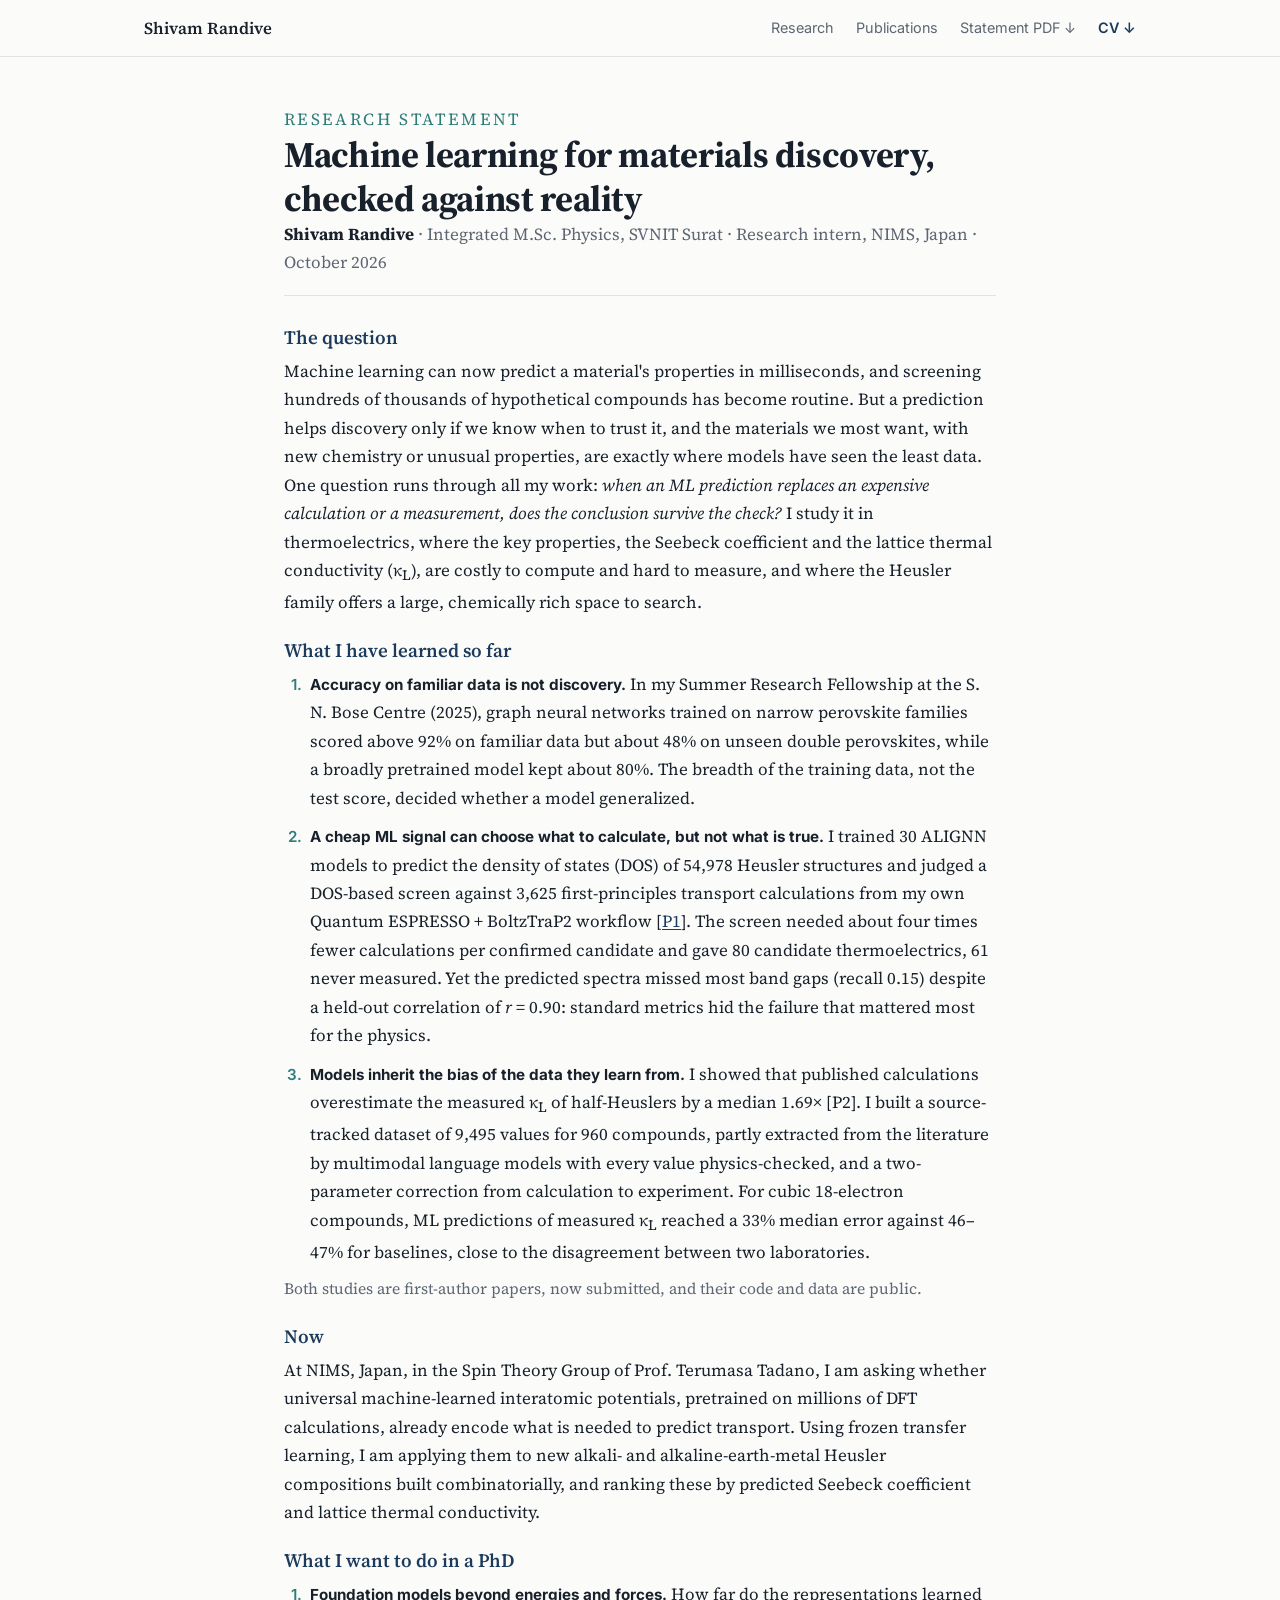
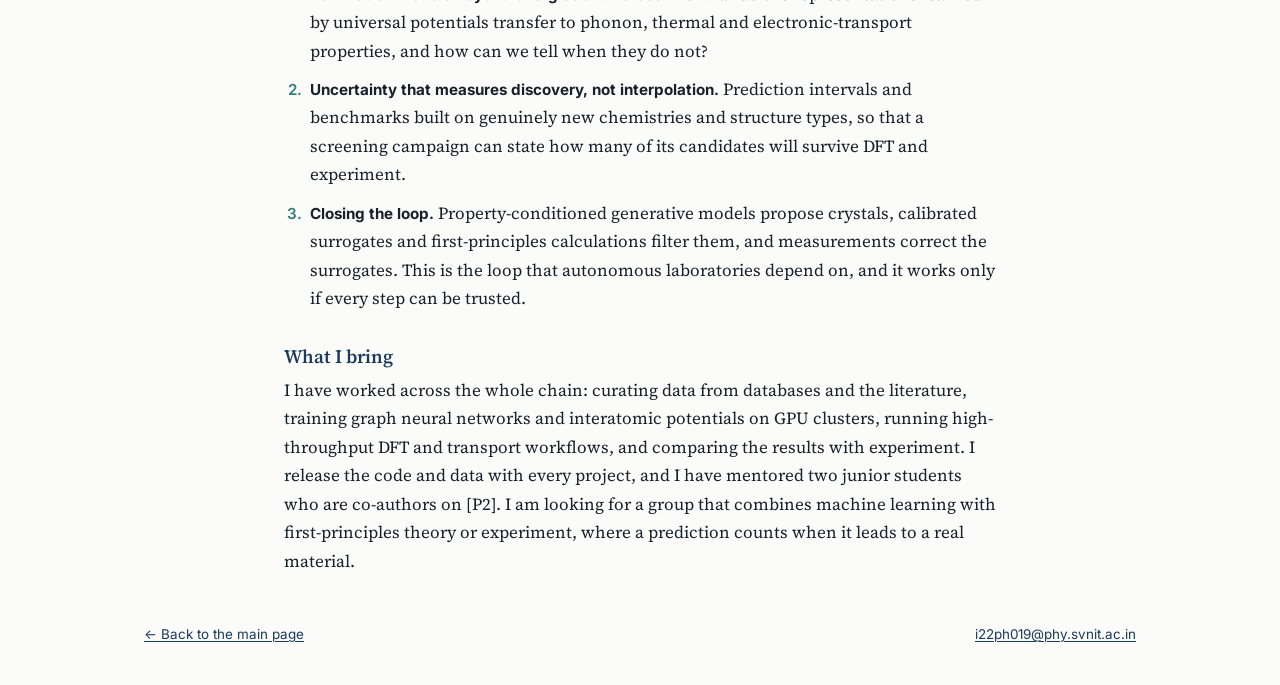
<file: statement.html>
<!doctype html>
<html lang="en">
<head>
  <meta charset="utf-8">
  <meta name="viewport" content="width=device-width, initial-scale=1">
  <title>Research Statement · Shivam Randive</title>
  <meta name="description" content="Research statement of Shivam Randive: machine learning for materials discovery whose predictions can be checked against first-principles calculations and experiment.">
  <meta name="author" content="Shivam Randive">
  <link rel="icon" href="data:image/svg+xml,%3Csvg xmlns='http://www.w3.org/2000/svg' viewBox='0 0 64 64'%3E%3Crect width='64' height='64' rx='12' fill='%231B3A5C'/%3E%3Ctext x='32' y='42' font-family='Georgia,serif' font-size='28' font-weight='700' fill='white' text-anchor='middle'%3ESR%3C/text%3E%3C/svg%3E">
  <link rel="preconnect" href="https://fonts.googleapis.com">
  <link rel="preconnect" href="https://fonts.gstatic.com" crossorigin>
  <link href="https://fonts.googleapis.com/css2?family=Inter:wght@400;500;600&family=Source+Serif+4:ital,opsz,wght@0,8..60,400;0,8..60,600;0,8..60,700;1,8..60,400&display=swap" rel="stylesheet">
  <link rel="stylesheet" href="style.css">
</head>
<body>

<header class="nav">
  <div class="wrap nav-inner">
    <a class="brand" href="index.html">Shivam Randive</a>
    <nav>
      <a href="index.html#research">Research</a>
      <a href="index.html#publications">Publications</a>
      <a href="assets/Research_Statement.pdf">Statement PDF ↓</a>
      <a href="assets/Shivam_Randive_CV.pdf" class="nav-cv">CV ↓</a>
    </nav>
  </div>
</header>

<main class="wrap rs">
  <header class="rs-head">
    <p class="kicker">Research statement</p>
    <h1>Machine learning for materials discovery, checked against reality</h1>
    <p class="rs-byline"><b>Shivam Randive</b> · Integrated M.Sc. Physics, SVNIT Surat · Research intern, NIMS, Japan ·
      October 2026</p>
  </header>

  <section>
    <h2>The question</h2>
    <p>Machine learning can now predict a material's properties in milliseconds, and screening hundreds of thousands of
      hypothetical compounds has become routine. But a prediction helps discovery only if we know when to trust it, and
      the materials we most want, with new chemistry or unusual properties, are exactly where models have seen the least
      data. One question runs through all my work: <em>when an ML prediction replaces an expensive calculation or a
      measurement, does the conclusion survive the check?</em> I study it in thermoelectrics, where the key properties,
      the Seebeck coefficient and the lattice thermal conductivity (κ<sub>L</sub>), are costly to compute and hard to
      measure, and where the Heusler family offers a large, chemically rich space to search.</p>
  </section>

  <section>
    <h2>What I have learned so far</h2>
    <ol class="rs-lessons">
      <li><b>Accuracy on familiar data is not discovery.</b> In my Summer Research Fellowship at the S. N. Bose Centre
        (2025), graph neural networks trained on narrow perovskite families scored above 92% on familiar data but about
        48% on unseen double perovskites, while a broadly pretrained model kept about 80%. The breadth of the training
        data, not the test score, decided whether a model generalized.</li>
      <li><b>A cheap ML signal can choose what to calculate, but not what is true.</b> I trained 30 ALIGNN models to
        predict the density of states (DOS) of 54,978 Heusler structures and judged a DOS-based screen against 3,625
        first-principles transport calculations from my own Quantum ESPRESSO + BoltzTraP2 workflow
        [<a href="https://doi.org/10.48550/arXiv.2610.18179">P1</a>]. The screen needed about four times fewer
        calculations per confirmed candidate and gave 80 candidate thermoelectrics, 61 never measured. Yet the
        predicted spectra missed most band gaps (recall 0.15) despite a held-out correlation of <i>r</i> = 0.90:
        standard metrics hid the failure that mattered most for the physics.</li>
      <li><b>Models inherit the bias of the data they learn from.</b> I showed that published calculations overestimate
        the measured κ<sub>L</sub> of half-Heuslers by a median 1.69× [P2]. I built a source-tracked dataset of 9,495
        values for 960 compounds, partly extracted from the literature by multimodal language models with every value
        physics-checked, and a two-parameter correction from calculation to experiment. For cubic 18-electron
        compounds, ML predictions of measured κ<sub>L</sub> reached a 33% median error against 46–47% for baselines,
        close to the disagreement between two laboratories.</li>
    </ol>
    <p>Both studies are first-author papers, now submitted, and their code and data are public.</p>
  </section>

  <section>
    <h2>Now</h2>
    <p>At NIMS, Japan, in the Spin Theory Group of Prof. Terumasa Tadano, I am asking whether universal machine-learned
      interatomic potentials, pretrained on millions of DFT calculations, already encode what is needed to predict
      transport. Using frozen transfer learning, I am applying them to new alkali- and alkaline-earth-metal Heusler
      compositions built combinatorially, and ranking these by predicted Seebeck coefficient and lattice thermal
      conductivity.</p>
  </section>

  <section>
    <h2>What I want to do in a PhD</h2>
    <ol class="rs-future">
      <li><b>Foundation models beyond energies and forces.</b> How far do the representations learned by universal
        potentials transfer to phonon, thermal and electronic-transport properties, and how can we tell when they do
        not?</li>
      <li><b>Uncertainty that measures discovery, not interpolation.</b> Prediction intervals and benchmarks built on
        genuinely new chemistries and structure types, so that a screening campaign can state how many of its
        candidates will survive DFT and experiment.</li>
      <li><b>Closing the loop.</b> Property-conditioned generative models propose crystals, calibrated surrogates and
        first-principles calculations filter them, and measurements correct the surrogates. This is the loop that
        autonomous laboratories depend on, and it works only if every step can be trusted.</li>
    </ol>
  </section>

  <section>
    <h2>What I bring</h2>
    <p>I have worked across the whole chain: curating data from databases and the literature, training graph neural
      networks and interatomic potentials on GPU clusters, running high-throughput DFT and transport workflows, and
      comparing the results with experiment. I release the code and data with every project, and I have mentored two
      junior students who are co-authors on [P2]. I am looking for a group that combines machine learning with
      first-principles theory or experiment, where a prediction counts when it leads to a real material.</p>
  </section>
</main>

<footer class="wrap footer">
  <span><a href="index.html">← Back to the main page</a></span>
  <span><a href="mailto:i22ph019@phy.svnit.ac.in">i22ph019@phy.svnit.ac.in</a></span>
</footer>
</body>
</html>
</file>
<file: style.css>
/* ---------- tokens ---------- */
:root {
  --bg: #fbfbf9;
  --surface: #ffffff;
  --text: #17202b;
  --muted: #5d6673;
  --faint: #8a929d;
  --line: #e3e2dd;
  --accent: #1b3a5c;          /* deep navy */
  --accent-2: #2f7d7a;        /* teal, used sparingly */
  --accent-soft: #eef2f6;
  --now: #b4541a;
  --serif: "Source Serif 4", Georgia, "Times New Roman", serif;
  --sans: "Inter", system-ui, -apple-system, "Segoe UI", Roboto, sans-serif;
  --mono: ui-monospace, "Cascadia Code", Consolas, monospace;
  --shadow: 0 1px 2px rgba(17, 24, 39, .04), 0 8px 24px -12px rgba(17, 24, 39, .12);
}
@media (prefers-color-scheme: dark) {
  :root {
    --bg: #0e1217;
    --surface: #151b22;
    --text: #e5e8ec;
    --muted: #a2aab5;
    --faint: #7b8490;
    --line: #262e38;
    --accent: #8db6dd;
    --accent-2: #6cc1bb;
    --accent-soft: #1a2430;
    --now: #f0955a;
    --shadow: 0 1px 0 rgba(255, 255, 255, .03) inset, 0 10px 30px -14px rgba(0, 0, 0, .7);
  }
}

/* ---------- base ---------- */
*, *::before, *::after { box-sizing: border-box; }
html { scroll-behavior: smooth; scroll-padding-top: 70px; }
body { margin: 0; background: var(--bg); color: var(--text); font: 16px/1.65 var(--sans); -webkit-font-smoothing: antialiased; }
a { color: var(--accent); text-decoration-thickness: 1px; text-underline-offset: 2px; }
a:hover { text-decoration-thickness: 2px; }
img { max-width: 100%; height: auto; display: block; }
h1, h2, h3 { font-family: var(--serif); line-height: 1.22; margin: 0; font-weight: 600; }
button { font: inherit; cursor: pointer; }
.wrap { max-width: 1040px; margin: 0 auto; padding: 0 24px; }
.muted { color: var(--muted); }

/* ---------- nav ---------- */
.nav { position: sticky; top: 0; z-index: 20; background: color-mix(in srgb, var(--bg) 90%, transparent); backdrop-filter: blur(8px); border-bottom: 1px solid var(--line); }
.nav-inner { display: flex; align-items: center; justify-content: space-between; gap: 16px; height: 56px; }
.brand { font: 600 1.05rem var(--serif); color: var(--text); text-decoration: none; white-space: nowrap; }
.nav nav { display: flex; gap: 22px; overflow-x: auto; scrollbar-width: none; }
.nav nav a { color: var(--muted); text-decoration: none; font-size: .9rem; white-space: nowrap; }
.nav nav a:hover { color: var(--accent); }
.nav nav .nav-cv { color: var(--accent); font-weight: 600; }

/* ---------- hero ---------- */
.hero {
  padding: 64px 0 40px; border-bottom: 1px solid var(--line);
  /* faint lattice of points: the only decoration */
  background-image: radial-gradient(color-mix(in srgb, var(--accent) 16%, transparent) 1px, transparent 1.3px);
  background-size: 26px 26px;
  background-position: center top;
}
.hero-grid { display: grid; grid-template-columns: 1.15fr .85fr; gap: 48px; align-items: center; }
.hero-text { background: color-mix(in srgb, var(--bg) 82%, transparent); border-radius: 12px; }
.id { display: flex; align-items: center; gap: 20px; }
.photo { width: 104px; height: 104px; border-radius: 14px; object-fit: cover; box-shadow: var(--shadow); border: 1px solid var(--line); }
h1 { font-size: clamp(2.2rem, 4.6vw, 3.1rem); font-weight: 700; letter-spacing: -.01em; }
.affil { margin: 4px 0 0; color: var(--muted); font-size: 1rem; }
.kicker { margin: 30px 0 8px; color: var(--accent-2); font-weight: 600; font-size: .78rem; letter-spacing: .14em; text-transform: uppercase; }
.statement { margin: 0; font: 500 1.42rem/1.45 var(--serif); max-width: 40ch; }
.status { display: grid; gap: 4px; margin: 22px 0 26px; }
.status > div { display: grid; grid-template-columns: 76px 1fr; font-size: .95rem; }
.status dt { color: var(--faint); font-size: .76rem; font-weight: 600; letter-spacing: .1em; text-transform: uppercase; padding-top: 3px; }
.status dd { margin: 0; }
.status > div:first-child dt { color: var(--now); }

.buttons { display: flex; flex-wrap: wrap; gap: 10px; }
.btn { display: inline-block; padding: 9px 16px; border-radius: 8px; border: 1px solid var(--line); background: var(--surface); color: var(--text); text-decoration: none; font-weight: 500; font-size: .92rem; transition: border-color .15s, color .15s; }
.btn:hover { border-color: var(--accent); color: var(--accent); }
.btn.primary { background: var(--accent); border-color: var(--accent); color: #fff; }
.btn.primary:hover { color: #fff; filter: brightness(1.12); }
@media (prefers-color-scheme: dark) { .btn.primary, .btn.primary:hover { color: #0e1217; } }

/* ML-for-materials loop figure */
.loop { margin: 0; justify-self: center; width: min(430px, 100%); }
.loop-svg { width: 100%; height: auto; display: block; overflow: visible; filter: drop-shadow(0 6px 14px rgba(17, 24, 39, .06)); }
/* live version drawn by script.js */
.lp-card { fill: var(--surface); stroke: var(--line); transition: stroke .5s, stroke-width .5s; }
.is-active .lp-card { stroke: var(--accent); stroke-width: 1.6; }
.lp-title { font: 600 15px var(--sans); fill: var(--text); }
.lp-num { fill: var(--accent-2); }
.lp-sub { font: 12px var(--sans); fill: var(--muted); }
.lp-note { font: italic 12px var(--sans); fill: var(--muted); }
.lp-content { transition: opacity .6s; }
.lp-step:not(.is-active) .lp-content { opacity: .72; }
.is-still .lp-step .lp-content { opacity: 1; }
.lp-arrow { fill: none; stroke: var(--accent); stroke-width: 1.8; stroke-dasharray: 4 4; opacity: .55;
  animation: flow 1.2s linear infinite; transition: opacity .3s, stroke .3s; }
.lp-arrow.is-hot { opacity: 1; stroke: var(--accent-2); stroke-width: 2.4; }
.lp-head { fill: var(--accent); }
.lp-bond { stroke: var(--muted); stroke-linecap: round; }
.lp-bond.hub { stroke: var(--accent-2); }
.lp-halo { fill: none; stroke: var(--accent-2); stroke-width: 1.5; }
.lp-edge { stroke: var(--muted); stroke-width: 1; opacity: .28; }
.lp-node { fill: var(--surface); stroke: var(--accent); stroke-width: 1.6; transition: fill .25s; }
.lp-node.on { fill: var(--accent); }
.lp-dot { fill: var(--accent-2); }
.lp-dos { fill: none; stroke: var(--accent); stroke-width: 1.9; stroke-linejoin: round; }
.lp-dos-fill { fill: var(--accent); opacity: .15; }
.lp-axis { fill: none; stroke: var(--muted); stroke-width: 1; }
.lp-ef { stroke: var(--now); stroke-width: 1.4; stroke-dasharray: 3 3; }
.lp-ef-label { font: italic 11.5px var(--sans); fill: var(--now); }
.lp-ef-label tspan { font-size: 9px; }
.lp-diag { stroke: var(--muted); stroke-dasharray: 4 4; opacity: .8; }
.lp-pt { fill: var(--accent-2); }
.lp-check { fill: none; stroke: var(--accent-2); stroke-width: 2.6; stroke-linecap: round; stroke-linejoin: round; }
@keyframes flow { to { stroke-dashoffset: -16; } }
.loop figcaption { margin: 10px auto 0; max-width: 40ch; font-size: .84rem; color: var(--muted); text-align: center; line-height: 1.5; }

/* latest preprint */
.latest {
  display: grid; gap: 4px; margin-top: 44px; padding: 18px 22px;
  background: var(--surface); border: 1px solid var(--line); border-left: 3px solid var(--accent); border-radius: 10px; box-shadow: var(--shadow);
}
.latest-label { color: var(--accent-2); font-weight: 600; font-size: .76rem; letter-spacing: .12em; text-transform: uppercase; }
.latest-title { font: 600 1.14rem/1.4 var(--serif); color: var(--text); text-decoration: none; }
.latest-title:hover { color: var(--accent); }
.latest-meta { color: var(--muted); font-size: .9rem; }
.latest-meta b { color: var(--text); }
.doi { font-family: var(--mono); font-size: .84rem; }
.latest-actions { display: flex; flex-wrap: wrap; align-items: center; gap: 16px; margin-top: 6px; font-size: .88rem; font-weight: 500; }
.link-btn { padding: 0; border: 0; background: none; color: var(--accent); font-weight: 500; text-decoration: underline; text-underline-offset: 2px; }
.copied { color: var(--accent-2); }

/* figures row */
.figures { display: grid; grid-template-columns: repeat(4, 1fr); margin-top: 28px; border-top: 1px solid var(--line); }
.figures > div { padding: 18px 16px 4px 0; }
.figures > div + div { padding-left: 18px; border-left: 1px solid var(--line); }
.figures b { display: block; font: 600 1.75rem/1.1 var(--serif); color: var(--accent); font-variant-numeric: tabular-nums; }
.figures span { display: block; margin-top: 4px; font-size: .84rem; color: var(--muted); line-height: 1.45; }

/* ---------- sections ---------- */
.section { padding-top: 64px; }
.section h2 { font-size: 1.6rem; margin-bottom: 18px; }
.lead { margin: 0 0 26px; max-width: 64ch; font-size: 1.08rem; color: var(--muted); }

/* news */
.news-section { padding-top: 28px; }
.news { display: grid; grid-template-columns: auto 1fr auto; align-items: center; gap: 18px; padding: 12px 16px; border: 1px solid var(--line); border-radius: 10px; background: var(--surface); }
.news-label { color: var(--accent-2); font-weight: 600; font-size: .76rem; letter-spacing: .12em; text-transform: uppercase; }
.carousel { overflow: hidden; }
.track { display: flex; transition: transform .6s cubic-bezier(.22, .8, .25, 1); }
.slide { flex: 0 0 100%; margin: 0; font-size: .95rem; }
.slide time { display: inline-block; min-width: 74px; margin-right: 10px; color: var(--muted); font-weight: 600; font-variant-numeric: tabular-nums; }
.news-nav { display: flex; align-items: center; gap: 6px; }
.arrow { width: 28px; height: 28px; border-radius: 6px; border: 1px solid var(--line); background: var(--bg); color: var(--text); line-height: 1; }
.arrow:hover { border-color: var(--accent); color: var(--accent); }
.news-count { min-width: 38px; text-align: center; font-size: .8rem; color: var(--faint); font-variant-numeric: tabular-nums; }

/* direction */
.themes { list-style: none; margin: 0; padding: 0; display: grid; grid-template-columns: repeat(3, 1fr); gap: 0; border-top: 1px solid var(--line); }
.themes li { padding: 22px 22px 6px 0; }
.themes li + li { padding-left: 22px; border-left: 1px solid var(--line); }
.theme-n { display: inline-grid; place-items: center; width: 26px; height: 26px; border-radius: 50%; border: 1px solid var(--accent); color: var(--accent); font: 600 .8rem var(--sans); }
.themes h3 { font-size: 1.16rem; margin: 12px 0 6px; }
.themes p { margin: 0; color: var(--muted); font-size: .95rem; }

/* projects */
.project { padding: 26px 0; border-top: 1px solid var(--line); }
.project-meta { margin: 0 0 10px; display: flex; flex-wrap: wrap; align-items: center; gap: 4px 10px; font-size: .86rem; color: var(--muted); }
.tag { display: inline-block; padding: 1px 9px; border-radius: 4px; font-size: .72rem; font-weight: 600; letter-spacing: .05em; text-transform: uppercase; background: var(--accent); color: #fff; }
.tag.muted { background: var(--accent-soft); color: var(--accent); }
.tag.current { background: var(--now); color: #fff; }
@media (prefers-color-scheme: dark) { .tag { color: #0e1217; } .tag.muted { color: var(--accent); } .tag.current { color: #0e1217; } }
.headline { font-size: clamp(1.3rem, 2.4vw, 1.6rem); line-height: 1.3; max-width: 48ch; font-weight: 600; }
.headline.small { font-size: 1.18rem; }
.summary { margin: 10px 0 0; max-width: 72ch; color: var(--muted); }
.numbers { display: grid; grid-template-columns: repeat(4, 1fr); gap: 12px; margin: 18px 0 4px; }
.numbers > div { padding: 12px 14px; border-radius: 8px; background: var(--accent-soft); }
.numbers b { display: block; font: 600 1.35rem/1.15 var(--serif); color: var(--accent); font-variant-numeric: tabular-nums; }
.numbers span { display: block; margin-top: 3px; font-size: .82rem; line-height: 1.4; color: var(--text); }
details { margin-top: 14px; }
summary { display: inline-flex; align-items: center; gap: 8px; cursor: pointer; color: var(--accent); font-weight: 600; font-size: .9rem; list-style: none; }
summary::-webkit-details-marker { display: none; }
summary::before { content: "+"; display: inline-grid; place-items: center; width: 18px; height: 18px; border-radius: 4px; border: 1px solid currentColor; font-size: .85rem; line-height: 1; }
details[open] summary::before { content: "−"; }
details ul { margin: 12px 0 0; padding-left: 20px; max-width: 78ch; }
details li { margin: 6px 0; }
.note { margin: 10px 0 0; color: var(--faint); font-size: .86rem; font-style: italic; }
.paper-fig { margin: 16px 0 6px; }
.paper-fig img { background: #fff; border: 1px solid var(--line); border-radius: 8px; padding: 6px; }
.paper-fig figcaption { margin-top: 6px; font-size: .84rem; color: var(--muted); }
.project-pair { display: grid; grid-template-columns: 1fr 1fr; gap: 0 32px; }
.next { margin: 6px 0 0; padding: 14px 18px; border-radius: 8px; background: var(--accent-soft); font-size: .94rem; }

/* publications */
.pubs { margin: 0; padding: 0; list-style: none; }
.pubs li { display: grid; grid-template-columns: 44px 1fr; padding: 12px 0; border-bottom: 1px solid var(--line); }
.pub-id { grid-row: span 3; color: var(--faint); font-weight: 600; font-variant-numeric: tabular-nums; }
.pubs p { margin: 2px 0; }
.pub-title { font-weight: 600; }
.pub-authors, .pub-venue { color: var(--muted); font-size: .93rem; }
.pub-authors b { color: var(--text); }

/* timeline */
.timeline { list-style: none; margin: 0; padding: 0; display: grid; grid-template-columns: repeat(5, 1fr); position: relative; }
.timeline::before { content: ""; position: absolute; top: 7px; left: 7px; right: 0; height: 2px; background: var(--line); }
.timeline li { position: relative; padding: 26px 14px 0 0; }
.timeline li::before { content: ""; position: absolute; top: 0; left: 0; width: 12px; height: 12px; border-radius: 50%; background: var(--bg); border: 2px solid var(--accent); }
.timeline li.is-now::before { background: var(--now); border-color: var(--now); box-shadow: 0 0 0 4px color-mix(in srgb, var(--now) 20%, transparent); }
.timeline li.is-next::before { border-style: dashed; border-color: var(--faint); }
.timeline time { font-size: .8rem; font-weight: 600; color: var(--muted); font-variant-numeric: tabular-nums; }
.timeline li.is-now time { color: var(--now); }
.timeline h3 { font-size: 1.04rem; margin: 2px 0 2px; }
.timeline p { margin: 0; font-size: .86rem; color: var(--muted); line-height: 1.45; }
.degree { margin: 26px 0 0; font-size: .93rem; color: var(--muted); }
.degree b { color: var(--text); }

/* code + skills */
.repos { display: grid; grid-template-columns: repeat(3, 1fr); gap: 14px; margin-bottom: 26px; }
.repo { display: grid; gap: 6px; padding: 16px 18px; border: 1px solid var(--line); border-radius: 10px; background: var(--surface); color: var(--text); text-decoration: none; font-size: .92rem; transition: border-color .15s; }
.repo:hover { border-color: var(--accent); }
.repo-name { font-family: var(--mono); color: var(--accent); font-weight: 600; font-size: .92rem; }
.repo.is-pending { border-style: dashed; }
.repo.is-pending:hover { border-color: var(--line); }
.repo { align-content: start; }
.pending { display: inline-block; white-space: nowrap; margin-left: 6px; padding: 1px 7px; border-radius: 4px; background: var(--accent-soft); color: var(--muted); font: 600 .68rem var(--sans); letter-spacing: .05em; text-transform: uppercase; vertical-align: 2px; }
.skills { display: grid; grid-template-columns: 170px 1fr; gap: 10px 22px; margin: 0; }
.skills dt { font-weight: 600; }
.skills dd { margin: 0; color: var(--muted); }

/* awards + contact */
.awards { list-style: none; margin: 0; padding: 0; border-top: 1px solid var(--line); }
.awards li { display: flex; justify-content: space-between; gap: 20px; padding: 12px 0; border-bottom: 1px solid var(--line); }
.awards time { color: var(--muted); font-weight: 600; font-size: .9rem; font-variant-numeric: tabular-nums; }
.extras { display: grid; grid-template-columns: 1fr 1fr; gap: 32px; margin-top: 26px; }
.extras h3 { font-size: 1.08rem; margin-bottom: 6px; }
.extras p { margin: 0; color: var(--muted); font-size: .95rem; }
.contact { display: flex; flex-wrap: wrap; align-items: center; justify-content: space-between; gap: 18px; padding: 26px 28px; border-radius: 12px; border: 1px solid var(--line); background: var(--surface); box-shadow: var(--shadow); }
.contact h2 { margin: 0 0 4px; }
.contact p { margin: 0; color: var(--muted); }
.footer { display: flex; justify-content: space-between; gap: 12px; padding-top: 48px; padding-bottom: 40px; color: var(--faint); font-size: .84rem; }

/* ---------- research statement page ---------- */
.rs { max-width: 760px; padding-top: 48px; }
.rs-head { padding-bottom: 18px; margin-bottom: 8px; border-bottom: 1px solid var(--line); }
.rs-head .kicker { margin-top: 0; }
.rs h1 { font-size: clamp(1.7rem, 3.6vw, 2.25rem); line-height: 1.2; }
.rs-byline { margin: 12px 0 0; color: var(--muted); font-size: .92rem; }
.rs-byline b { color: var(--text); }
.rs section { padding-top: 22px; }
.rs h2 { font-size: 1.18rem; margin-bottom: 8px; color: var(--accent); }
.rs p, .rs li { font: 1.06rem/1.68 var(--serif); }
.rs p { margin: 0; }
.rs ol { margin: 0; padding-left: 22px; }
.rs li { margin: 0 0 10px; padding-left: 4px; }
.rs li::marker { color: var(--accent-2); font: 600 .95rem var(--sans); }
.rs li b { font-family: var(--sans); font-size: .95rem; }
.rs-lessons + p { color: var(--muted); font-size: .98rem; }

@media print {
  @page { size: A4; margin: 13mm 16mm 11mm; }
  :root { --bg: #fff; --surface: #fff; --text: #111; --muted: #444; --accent: #1b3a5c; --accent-2: #2f7d7a; --line: #ccc; }
  body { background: #fff; font-size: 9.6pt; }
  .nav, .footer { display: none; }
  .rs { max-width: none; padding: 0; }
  .rs h1 { font-size: 17pt; }
  .rs-head { padding-bottom: 7pt; margin-bottom: 0; }
  .rs-byline { margin-top: 5pt; font-size: 8.8pt; }
  .rs section { padding-top: 8pt; }
  .rs h2 { font-size: 11pt; margin-bottom: 2pt; }
  .rs p, .rs li { font-size: 9.3pt; line-height: 1.38; }
  .rs li { margin-bottom: 2.5pt; }
  .rs li b { font-size: 9pt; }
  .rs-lessons + p { font-size: 9pt; }
  .rs a { color: inherit; text-decoration: none; }
}

/* ---------- small screens ---------- */
@media (max-width: 860px) {
  .hero { padding-top: 40px; }
  .hero-grid { grid-template-columns: 1fr; gap: 32px; }
  .loop { width: min(380px, 100%); }
  .extras { grid-template-columns: 1fr; gap: 18px; }
  .figures { grid-template-columns: 1fr 1fr; }
  .figures > div:nth-child(3) { padding-left: 0; border-left: 0; }
  .themes { grid-template-columns: 1fr; }
  .themes li + li { padding-left: 0; border-left: 0; border-top: 1px solid var(--line); }
  .numbers { grid-template-columns: 1fr 1fr; }
  .project-pair, .repos { grid-template-columns: 1fr; }
  .timeline { grid-template-columns: 1fr; padding-left: 4px; }
  .timeline::before { top: 6px; bottom: 6px; left: 9px; right: auto; width: 2px; height: auto; }
  .timeline li { padding: 0 0 18px 30px; }
  .timeline li::before { top: 4px; left: 4px; }
}
@media (max-width: 560px) {
  .wrap { padding-left: 18px; padding-right: 18px; }
  .id { gap: 14px; }
  .photo { width: 76px; height: 76px; border-radius: 12px; }
  .statement { font-size: 1.22rem; }
  .news { grid-template-columns: 1fr; gap: 8px; }
  .news-nav { justify-self: end; }
  .skills { grid-template-columns: 1fr; gap: 2px; }
  .skills dd { margin-bottom: 10px; }
  .footer { flex-direction: column; }
  .brand { display: none; }
}
@media (prefers-reduced-motion: reduce) {
  *, *::before, *::after { transition: none !important; animation: none !important; }
  html { scroll-behavior: auto; }
}
</file>
